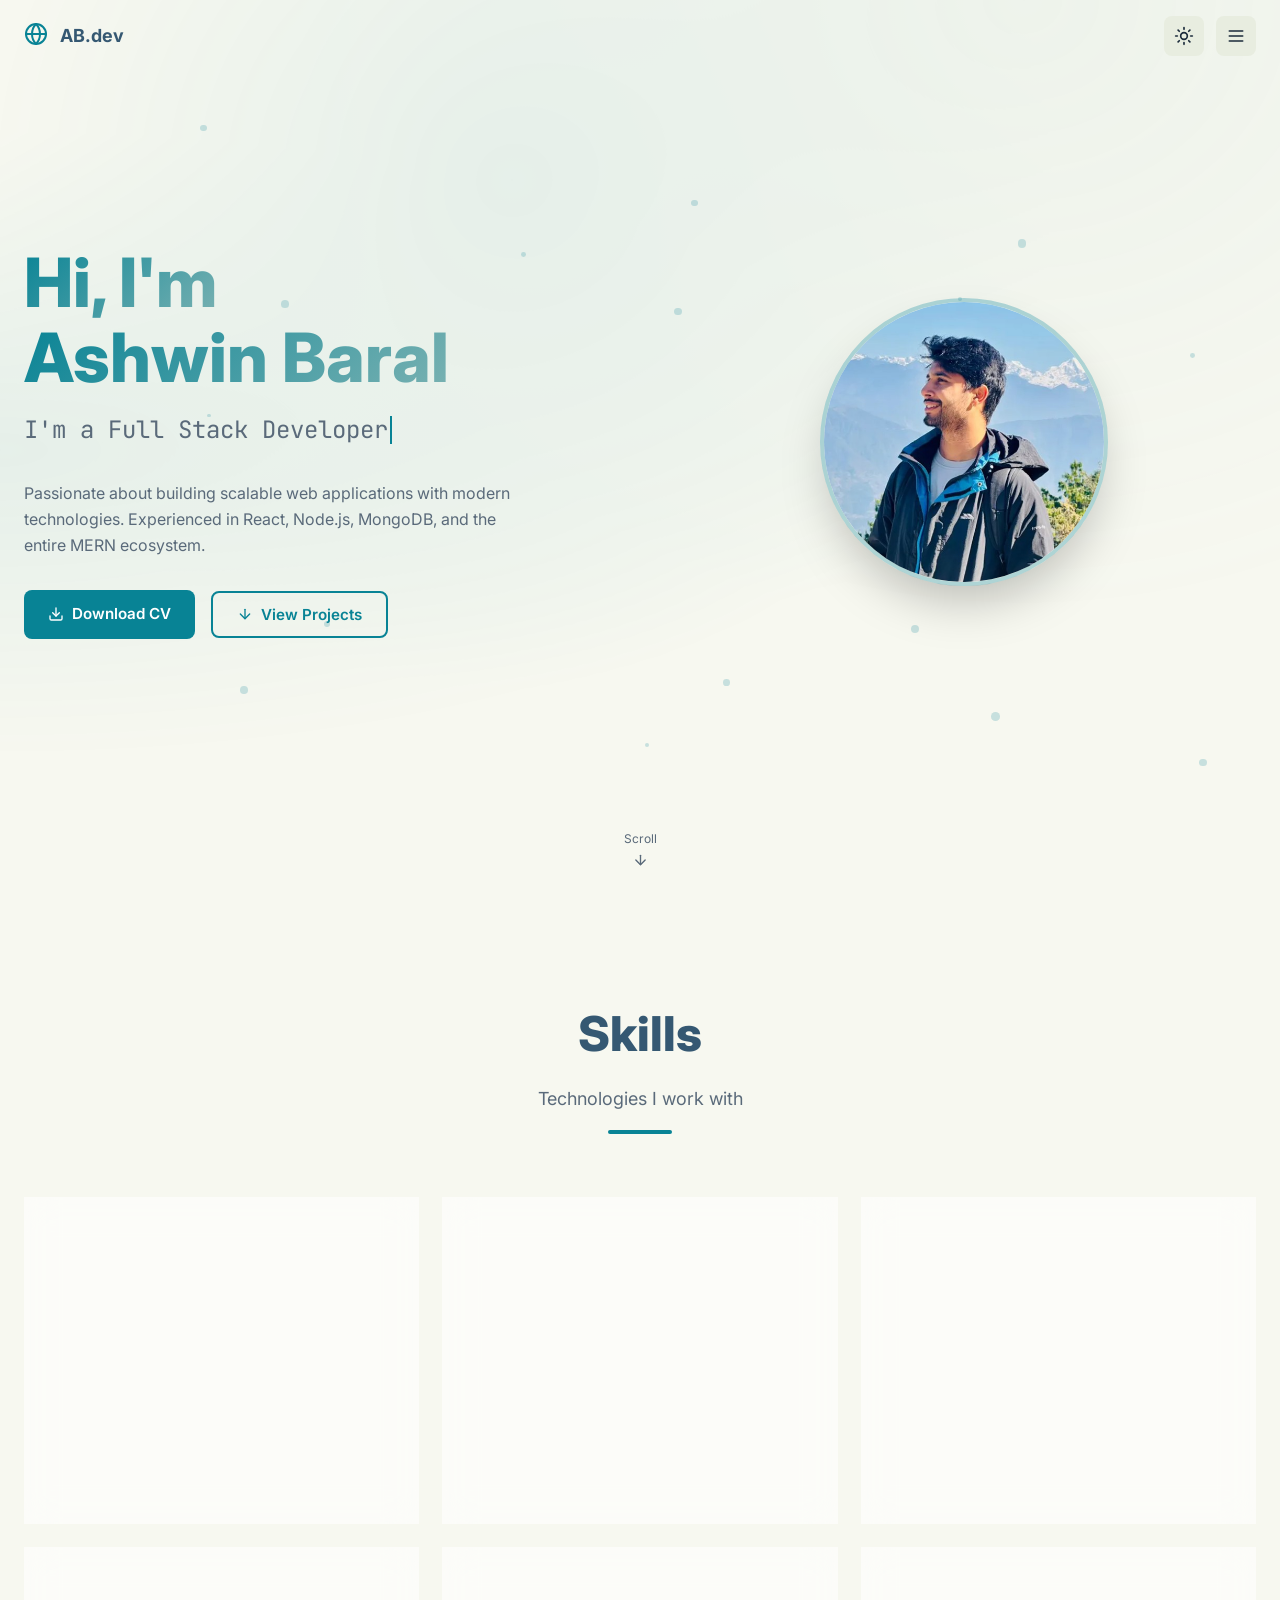
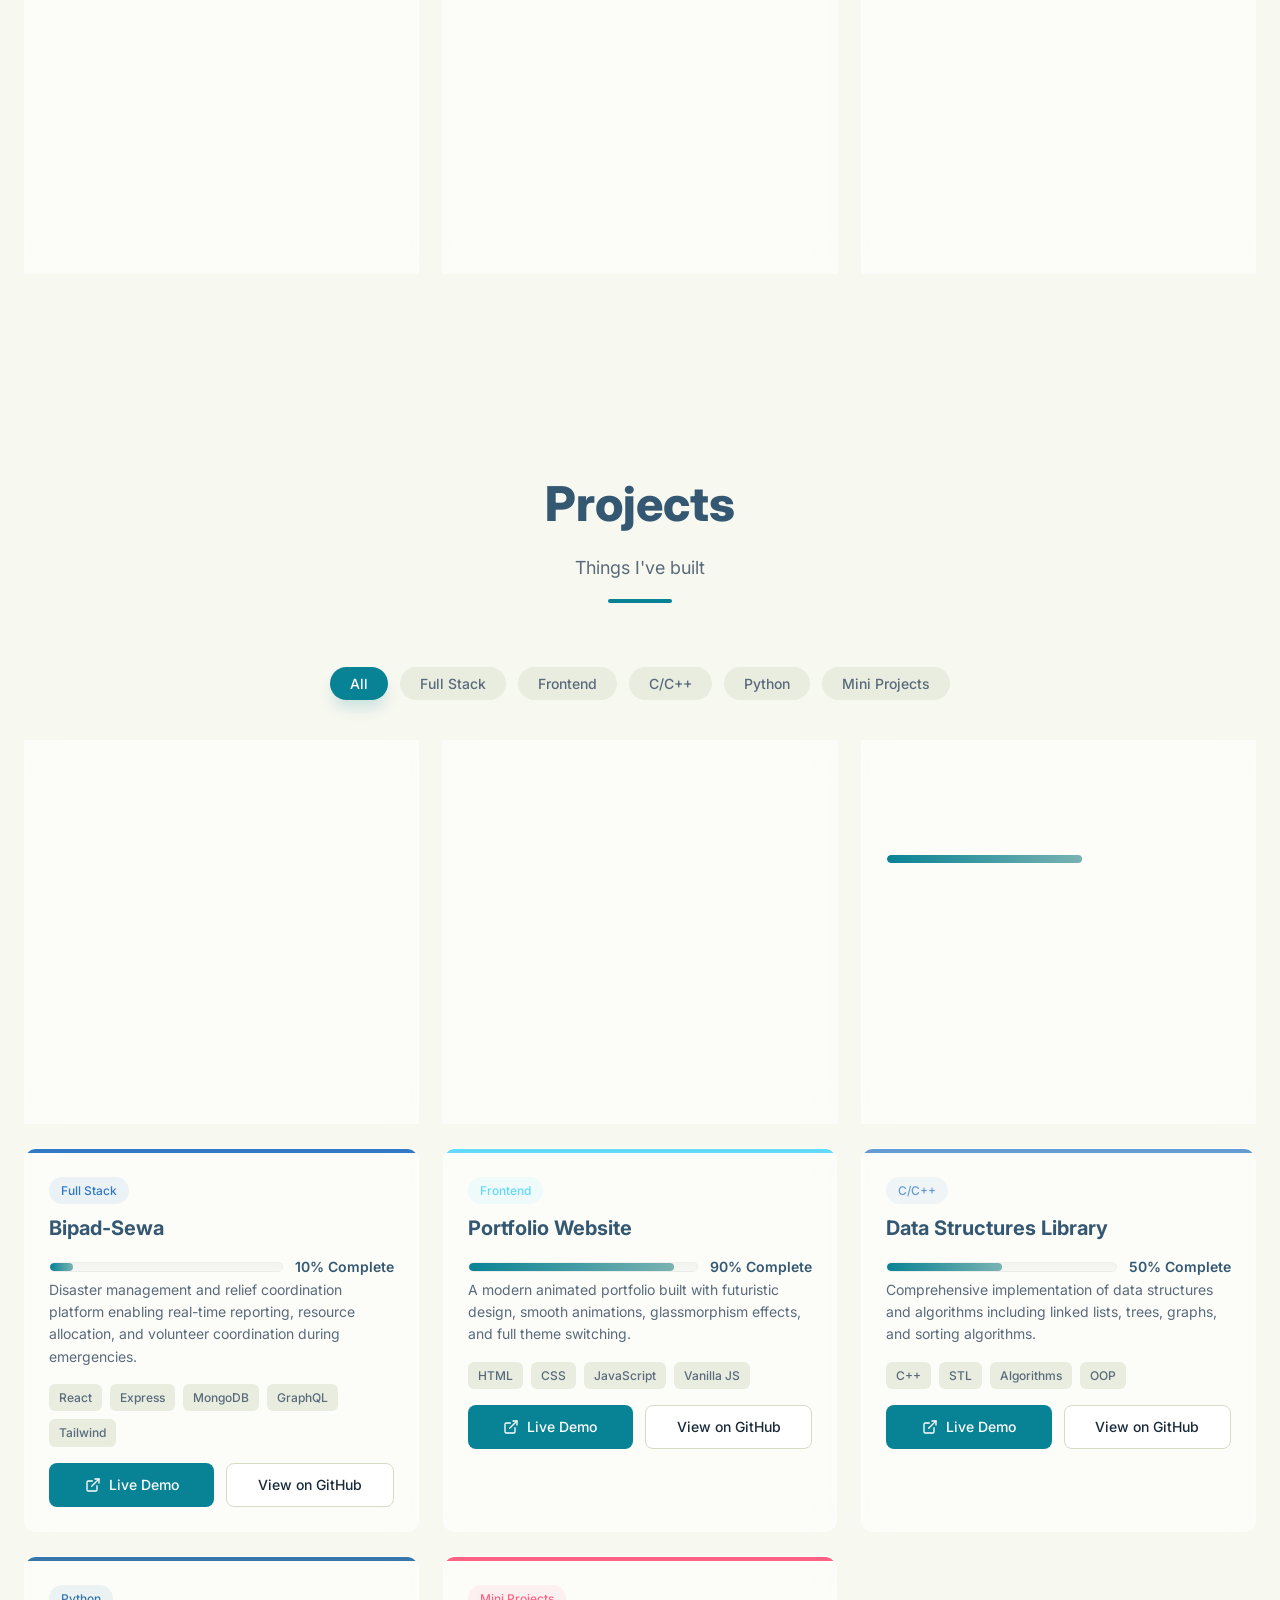
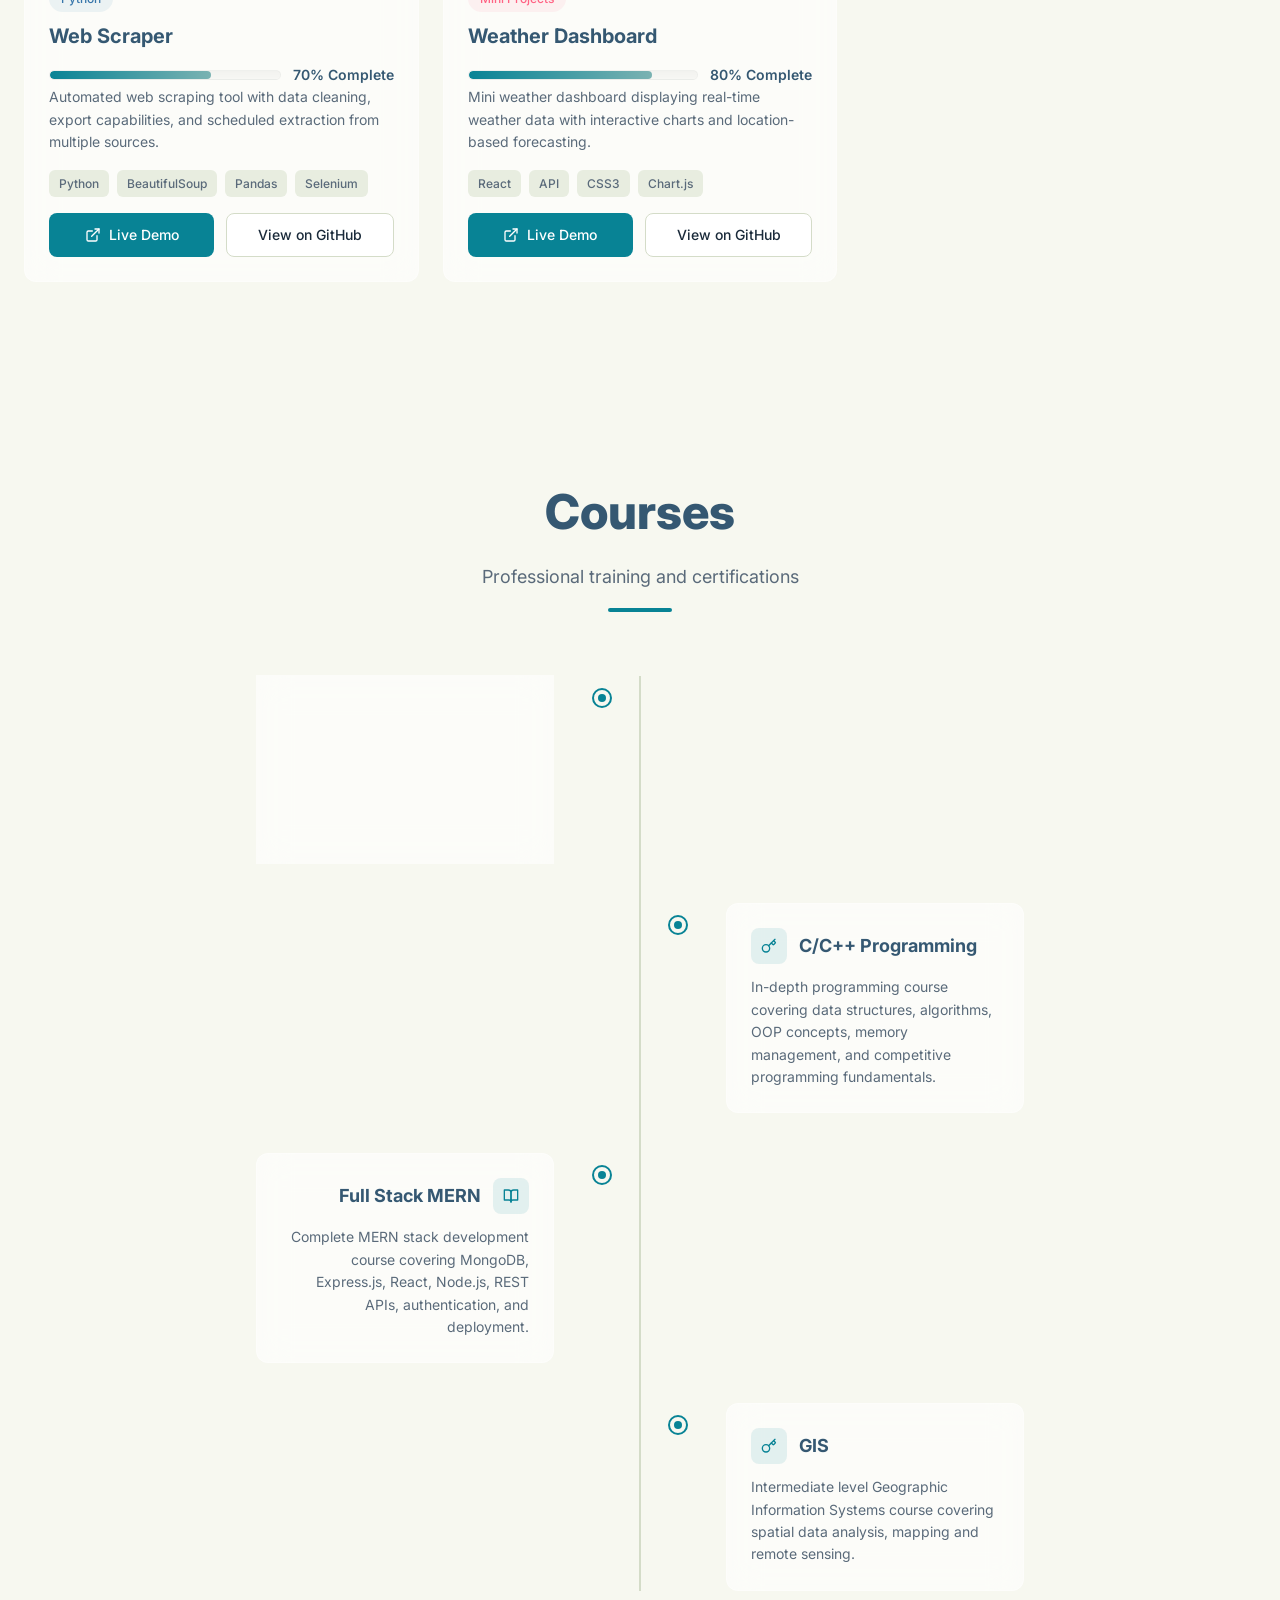
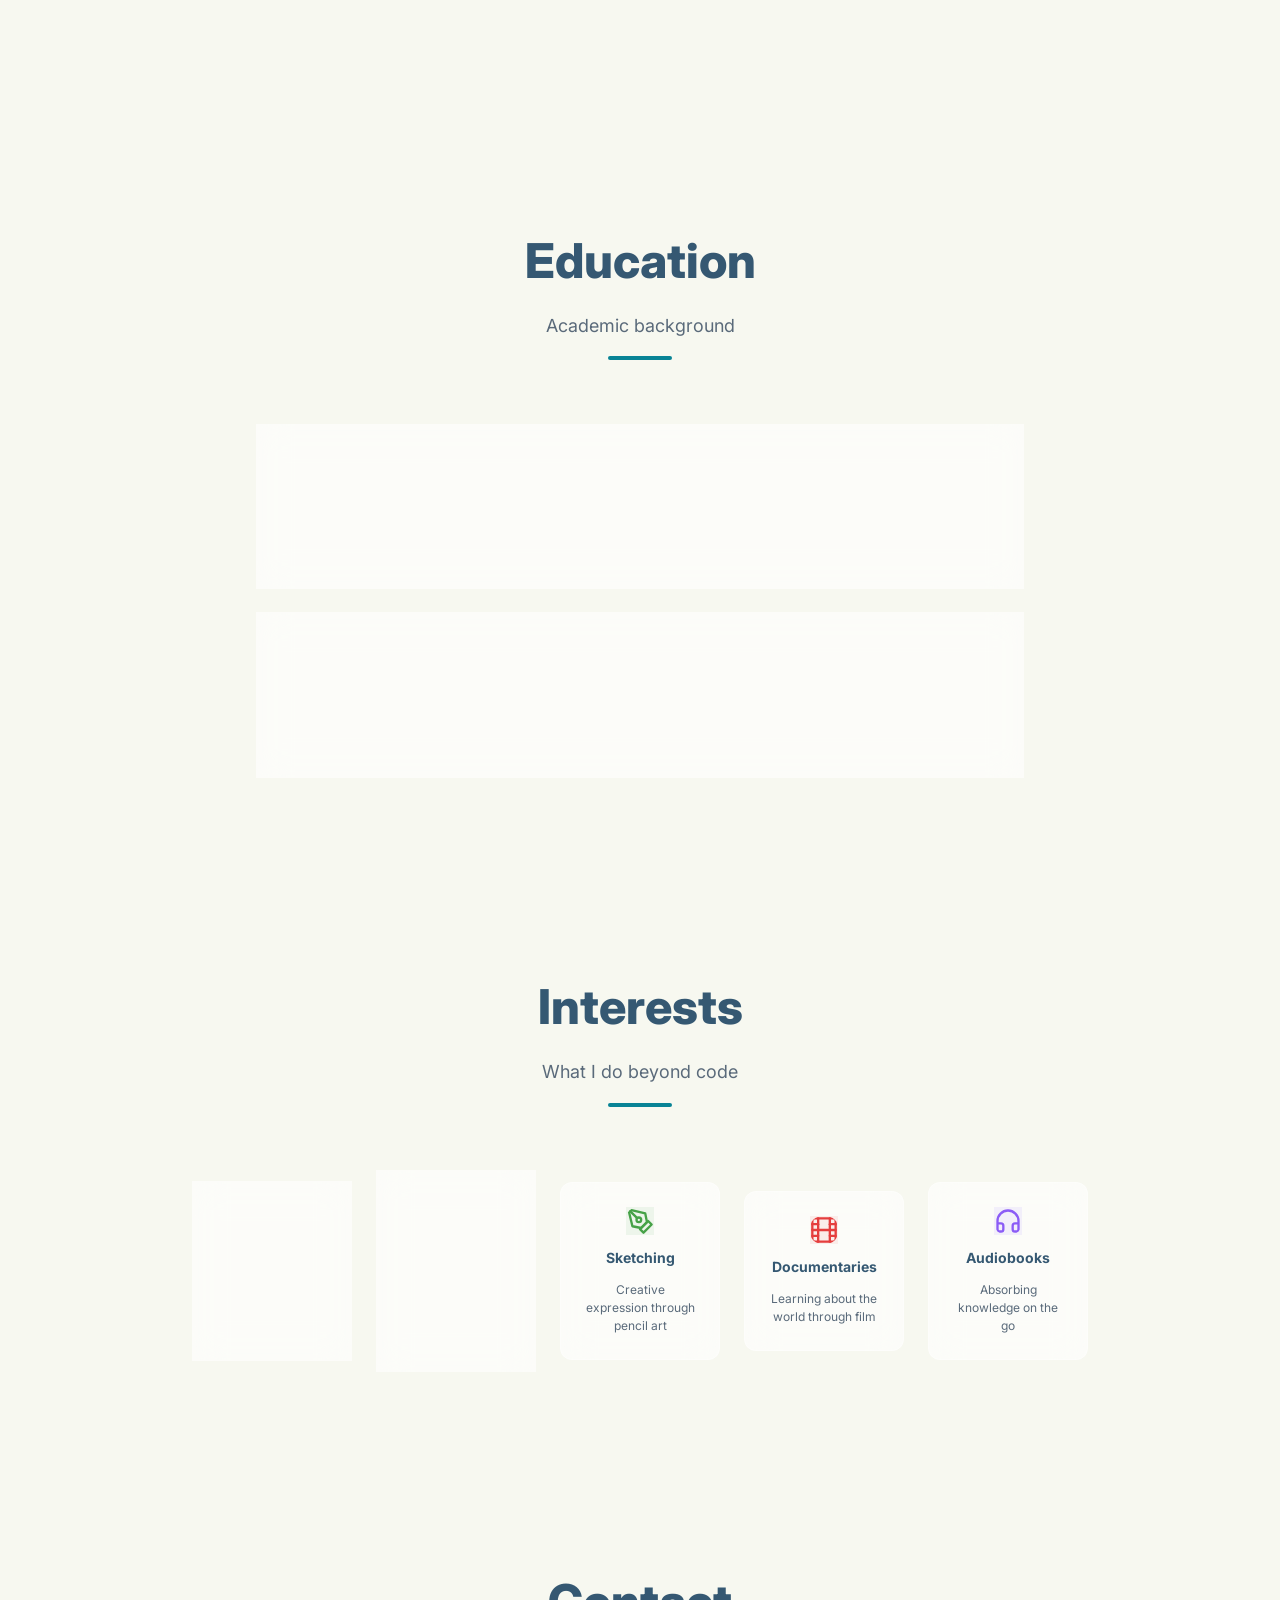
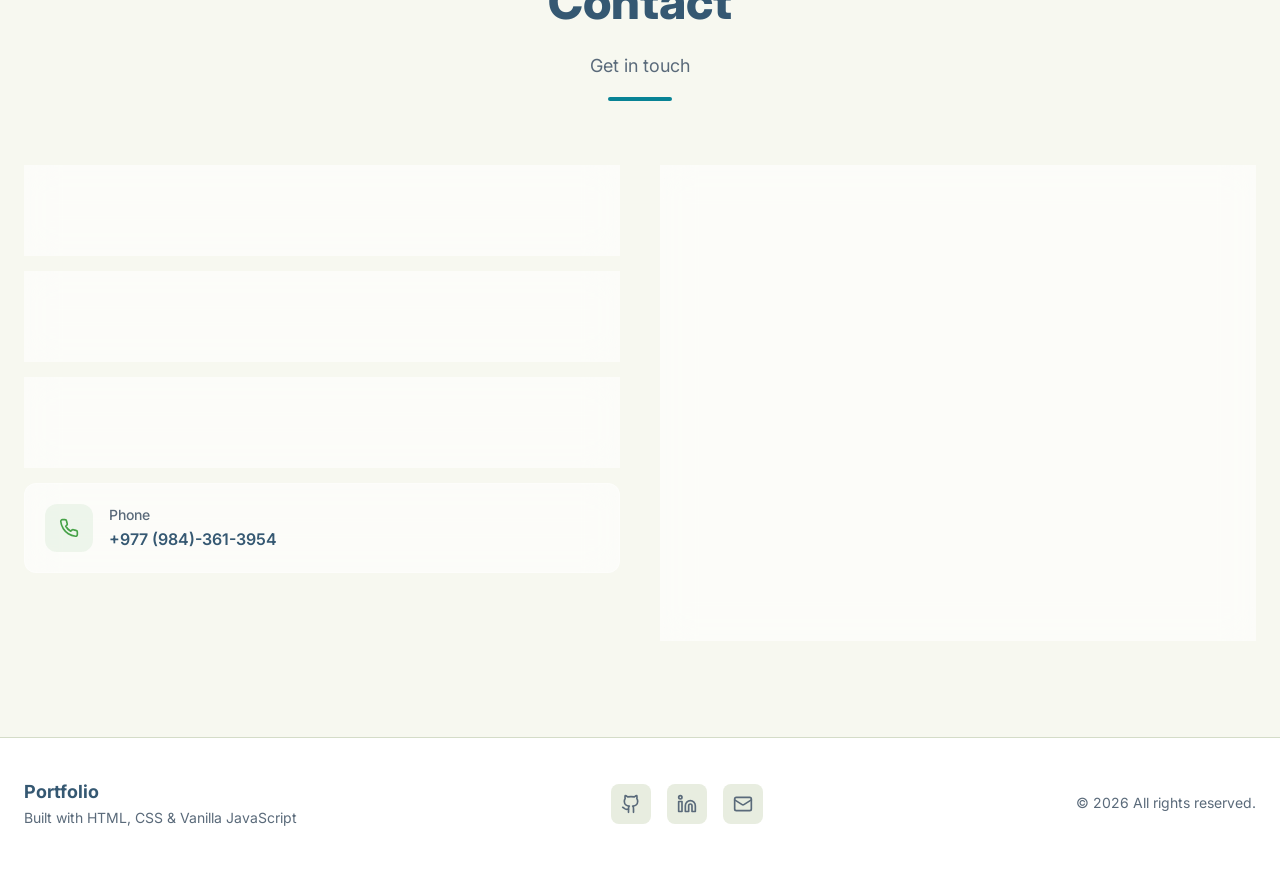
<file: index.html>
<!DOCTYPE html>
<html lang="en">

<head>
  <meta charset="UTF-8" />
  <meta name="viewport" content="width=device-width, initial-scale=1.0" />
  <meta name="description" content="Modern personal portfolio website for a Full-Stack MERN developer." />
  <meta name="theme-color" content="#0a1a24" media="(prefers-color-scheme: dark)" />
  <meta name="theme-color" content="#F7F8F0" media="(prefers-color-scheme: light)" />
  <title>Ashwin Baral| Full Stack MERN Developer</title>
  <link rel="stylesheet" href="/css/style.css" />
</head>

<body>
  <!-- Cursor Glow
  <div class="cursor-glow" id="cursorGlow" aria-hidden="true"></div> -->

  <!-- Scroll Progress Bar -->
  <div class="scroll-progress" id="scrollProgress"></div>

  <!-- ============ NAVBAR ============ -->
  <nav class="navbar" id="navbar" role="navigation" aria-label="Main navigation">
    <div class="nav-inner">
      <a href="#home" class="logo">
        <span class="earth-icon" aria-hidden="true">
          <!-- Globe SVG -->
          <svg xmlns="http://www.w3.org/2000/svg" width="24" height="24" viewBox="0 0 24 24" fill="none"
            stroke="currentColor" stroke-width="2" stroke-linecap="round" stroke-linejoin="round">
            <circle cx="12" cy="12" r="10" />
            <path d="M12 2a14.5 14.5 0 0 0 0 20 14.5 14.5 0 0 0 0-20" />
            <path d="M2 12h20" />
          </svg>
        </span>
        <span class="logo-text">AB.dev</span>
      </a>

      <div class="nav-controls">
        <!-- Theme toggle -->
        <button class="nav-btn" id="themeToggle" aria-label="Toggle theme">
          <!-- Sun icon (shown in dark mode) -->
          <svg id="sunIcon" xmlns="http://www.w3.org/2000/svg" width="20" height="20" viewBox="0 0 24 24" fill="none"
            stroke="currentColor" stroke-width="2" stroke-linecap="round" stroke-linejoin="round">
            <circle cx="12" cy="12" r="4" />
            <path d="M12 2v2" />
            <path d="M12 20v2" />
            <path d="m4.93 4.93 1.41 1.41" />
            <path d="m17.66 17.66 1.41 1.41" />
            <path d="M2 12h2" />
            <path d="M20 12h2" />
            <path d="m6.34 17.66-1.41 1.41" />
            <path d="m19.07 4.93-1.41 1.41" />
          </svg>
          <!-- Moon icon (shown in light mode) -->
          <svg id="moonIcon" xmlns="http://www.w3.org/2000/svg" width="20" height="20" viewBox="0 0 24 24" fill="none"
            stroke="currentColor" stroke-width="2" stroke-linecap="round" stroke-linejoin="round">
            <path d="M12 3a6 6 0 0 0 9 9 9 9 0 1 1-9-9Z" />
          </svg>
        </button>

        <!-- Hamburger -->
        <button class="nav-btn" id="menuToggle" aria-label="Open menu" aria-expanded="false">
          <svg id="menuIcon" xmlns="http://www.w3.org/2000/svg" width="20" height="20" viewBox="0 0 24 24" fill="none"
            stroke="currentColor" stroke-width="2" stroke-linecap="round" stroke-linejoin="round">
            <line x1="4" x2="20" y1="12" y2="12" />
            <line x1="4" x2="20" y1="6" y2="6" />
            <line x1="4" x2="20" y1="18" y2="18" />
          </svg>
          <svg id="closeIcon" xmlns="http://www.w3.org/2000/svg" width="20" height="20" viewBox="0 0 24 24" fill="none"
            stroke="currentColor" stroke-width="2" stroke-linecap="round" stroke-linejoin="round">
            <path d="M18 6 6 18" />
            <path d="m6 6 12 12" />
          </svg>
        </button>
      </div>
    </div>
  </nav>

  <!-- ============ OVERLAY MENU ============ -->
  <div class="overlay-menu" id="overlayMenu" role="dialog" aria-modal="true" aria-label="Navigation menu">
    <div class="overlay-backdrop" id="overlayBackdrop"></div>

    <!-- Floating icons -->
    <div class="floating-icons" aria-hidden="true">
      <div class="floating-icon pos1">JS</div>
      <div class="floating-icon pos2">TS</div>
      <div class="floating-icon pos3">Py</div>
      <div class="floating-icon pos4">C</div>
      <div class="floating-icon pos6">DB</div>
      <div class="floating-icon pos7">AI</div>
      <div class="floating-icon pos8">UI</div>
    </div>

    <nav class="overlay-nav-links" aria-label="Main menu">
      <a href="#home" class="nav-link-overlay">Home</a>
      <a href="#skills" class="nav-link-overlay">Skills</a>
      <a href="#projects" class="nav-link-overlay">Projects</a>
      <a href="#courses" class="nav-link-overlay">Courses</a>
      <a href="#education" class="nav-link-overlay">Education</a>
      <a href="#interests" class="nav-link-overlay">Interests</a>
      <a href="#contact" class="nav-link-overlay">Contact</a>
    </nav>
  </div>

  <!-- ============ MAIN CONTENT ============ -->
  <main>

    <!-- ====== HERO ====== -->
    <section class="hero section" id="home">
      <div class="hero-bg mesh-bg" aria-hidden="true"></div>

      <!-- Particles -->
      <div class="particles" id="particles" aria-hidden="true"></div>

      <div class="container hero-content">
        <!-- Left: Text -->
        <div class="hero-text">
          <h1>
            <span class="gradient-text">Hi, I'm</span><br />
            <span class="gradient-text">Ashwin Baral</span>
          </h1>

          <div class="typewriter-line">
            I'm a&nbsp;<span id="typewriterText"></span>
            <span class="typewriter-cursor"></span>
          </div>

          <p class="description">
            Passionate about building scalable web applications with modern
            technologies. Experienced in React, Node.js, MongoDB, and the
            entire MERN ecosystem.
          </p>

          <div class="hero-buttons">
            <a href="/assets/Aswin-Full-StackResume.pdf" class="btn-primary ripple" download="Ashwin_WebDev_CV.pdf">
              <svg xmlns="http://www.w3.org/2000/svg" width="16" height="16" viewBox="0 0 24 24" fill="none"
                stroke="currentColor" stroke-width="2" stroke-linecap="round" stroke-linejoin="round">
                <path d="M21 15v4a2 2 0 0 1-2 2H5a2 2 0 0 1-2-2v-4" />
                <polyline points="7 10 12 15 17 10" />
                <line x1="12" x2="12" y1="15" y2="3" />
              </svg>
              Download CV
            </a>
            <button class="btn-outline ripple"
              onclick="document.getElementById('projects').scrollIntoView({behavior:'smooth'})">
              <svg xmlns="http://www.w3.org/2000/svg" width="16" height="16" viewBox="0 0 24 24" fill="none"
                stroke="currentColor" stroke-width="2" stroke-linecap="round" stroke-linejoin="round">
                <path d="M12 5v14" />
                <path d="m19 12-7 7-7-7" />
              </svg>
              View Projects
            </button>
          </div>
        </div>
        <!-- Right: Profile -->
        <div class="hero-profile">
          <!-- Profile image -->
          <div class="profile-image-wrapper">
            <img src="/assets/profile.jpg" alt="Developer profile Image" />
          </div>
        </div>
      </div>

      <!-- Scroll indicator -->
      <div class="scroll-indicator" aria-hidden="true">
        <span>Scroll</span>
        <svg xmlns="http://www.w3.org/2000/svg" width="16" height="16" viewBox="0 0 24 24" fill="none"
          stroke="currentColor" stroke-width="2" stroke-linecap="round" stroke-linejoin="round">
          <path d="M12 5v14" />
          <path d="m19 12-7 7-7-7" />
        </svg>
      </div>
    </section>

    <!-- ====== SKILLS ====== -->
    <section class="section" id="skills">
      <div class="container">
        <div class="section-header reveal">
          <h2>Skills</h2>
          <p>Technologies I work with</p>
          <div class="underline-bar"></div>
        </div>

        <div class="skills-grid" id="skillsGrid">
          <!-- Core Skills -->
          <div class="glass-card skill-card" data-delay="0">
            <div class="skill-card-header">
              <div class="skill-icon">
                <svg xmlns="http://www.w3.org/2000/svg" width="20" height="20" viewBox="0 0 24 24" fill="none"
                  stroke="currentColor" stroke-width="2" stroke-linecap="round" stroke-linejoin="round">
                  <path d="m18 16 4-4-4-4" />
                  <path d="m6 8-4 4 4 4" />
                  <path d="m14.5 4-5 16" />
                </svg>
              </div>
              <h3>Core Skills</h3>
            </div>
            <div class="skill-list">
              <div class="skill-item">
                <div class="skill-item-header"><span class="skill-name">HTML5</span><span
                    class="skill-percent">80%</span></div>
                <div class="progress-bar">
                  <div class="progress-fill" data-width="80"></div>
                </div>
              </div>
              <div class="skill-item">
                <div class="skill-item-header"><span class="skill-name">CSS3</span><span
                    class="skill-percent">70%</span></div>
                <div class="progress-bar">
                  <div class="progress-fill" data-width="70"></div>
                </div>
              </div>
              <div class="skill-item">
                <div class="skill-item-header"><span class="skill-name">JavaScript ES6+</span><span
                    class="skill-percent">92%</span></div>
                <div class="progress-bar">
                  <div class="progress-fill" data-width="92"></div>
                </div>
              </div>
              <div class="skill-item">
                <div class="skill-item-header"><span class="skill-name">TypeScript</span><span
                    class="skill-percent">80%</span></div>
                <div class="progress-bar">
                  <div class="progress-fill" data-width="80"></div>
                </div>
              </div>
              <div class="skill-item">
                <div class="skill-item-header"><span class="skill-name">Git</span><span class="skill-percent">88%</span>
                </div>
                <div class="progress-bar">
                  <div class="progress-fill" data-width="88"></div>
                </div>
              </div>
            </div>
          </div>

          <!-- Frontend & React -->
          <div class="glass-card skill-card" data-delay="1">
            <div class="skill-card-header">
              <div class="skill-icon">
                <svg xmlns="http://www.w3.org/2000/svg" width="20" height="20" viewBox="0 0 24 24" fill="none"
                  stroke="currentColor" stroke-width="2" stroke-linecap="round" stroke-linejoin="round">
                  <rect width="18" height="18" x="3" y="3" rx="2" />
                  <path d="M3 9h18" />
                  <path d="M9 21V9" />
                </svg>
              </div>
              <h3>Frontend & React</h3>
            </div>
            <div class="skill-list">
              <div class="skill-item">
                <div class="skill-item-header"><span class="skill-name">React</span><span
                    class="skill-percent">92%</span></div>
                <div class="progress-bar">
                  <div class="progress-fill" data-width="92"></div>
                </div>
              </div>
              <div class="skill-item">
                <div class="skill-item-header"><span class="skill-name">Next.js</span><span
                    class="skill-percent">88%</span></div>
                <div class="progress-bar">
                  <div class="progress-fill" data-width="88"></div>
                </div>
              </div>
              <div class="skill-item">
                <div class="skill-item-header"><span class="skill-name">Tailwind CSS</span><span
                    class="skill-percent">90%</span></div>
                <div class="progress-bar">
                  <div class="progress-fill" data-width="90"></div>
                </div>
              </div>
              <div class="skill-item">
                <div class="skill-item-header"><span class="skill-name">Redux Toolkit</span><span
                    class="skill-percent">70%</span></div>
                <div class="progress-bar">
                  <div class="progress-fill" data-width="70"></div>
                </div>
              </div>
              <div class="skill-item">
                <div class="skill-item-header"><span class="skill-name">Formik & Yup</span><span
                    class="skill-percent">80%</span></div>
                <div class="progress-bar">
                  <div class="progress-fill" data-width="80"></div>
                </div>
              </div>
            </div>
          </div>

          <!-- Backend -->
          <div class="glass-card skill-card" data-delay="2">
            <div class="skill-card-header">
              <div class="skill-icon">
                <svg xmlns="http://www.w3.org/2000/svg" width="20" height="20" viewBox="0 0 24 24" fill="none"
                  stroke="currentColor" stroke-width="2" stroke-linecap="round" stroke-linejoin="round">
                  <rect width="20" height="8" x="2" y="2" rx="2" ry="2" />
                  <rect width="20" height="8" x="2" y="14" rx="2" ry="2" />
                  <line x1="6" x2="6.01" y1="6" y2="6" />
                  <line x1="6" x2="6.01" y1="18" y2="18" />
                </svg>
              </div>
              <h3>Backend</h3>
            </div>
            <div class="skill-list">
              <div class="skill-item">
                <div class="skill-item-header"><span class="skill-name">Node.js</span><span
                    class="skill-percent">88%</span></div>
                <div class="progress-bar">
                  <div class="progress-fill" data-width="88"></div>
                </div>
              </div>
              <div class="skill-item">
                <div class="skill-item-header"><span class="skill-name">Express.js</span><span
                    class="skill-percent">87%</span></div>
                <div class="progress-bar">
                  <div class="progress-fill" data-width="87"></div>
                </div>
              </div>
              <div class="skill-item">
                <div class="skill-item-header"><span class="skill-name">Python</span><span
                    class="skill-percent">60%</span></div>
                <div class="progress-bar">
                  <div class="progress-fill" data-width="60"></div>
                </div>
              </div>
              <div class="skill-item">
                <div class="skill-item-header"><span class="skill-name">C/C++</span><span
                    class="skill-percent">66%</span></div>
                <div class="progress-bar">
                  <div class="progress-fill" data-width="66"></div>
                </div>
              </div>
            </div>
          </div>

          <!-- APIs & Database -->
          <div class="glass-card skill-card" data-delay="3">
            <div class="skill-card-header">
              <div class="skill-icon">
                <svg xmlns="http://www.w3.org/2000/svg" width="20" height="20" viewBox="0 0 24 24" fill="none"
                  stroke="currentColor" stroke-width="2" stroke-linecap="round" stroke-linejoin="round">
                  <ellipse cx="12" cy="5" rx="9" ry="3" />
                  <path d="M3 5V19A9 3 0 0 0 21 19V5" />
                  <path d="M3 12A9 3 0 0 0 21 12" />
                </svg>
              </div>
              <h3>APIs & Database</h3>
            </div>
            <div class="skill-list">
              <div class="skill-item">
                <div class="skill-item-header"><span class="skill-name">MongoDB</span><span
                    class="skill-percent">85%</span></div>
                <div class="progress-bar">
                  <div class="progress-fill" data-width="85"></div>
                </div>
              </div>
              <div class="skill-item">
                <div class="skill-item-header"><span class="skill-name">MySQL</span><span
                    class="skill-percent">78%</span></div>
                <div class="progress-bar">
                  <div class="progress-fill" data-width="78"></div>
                </div>
              </div>
              <div class="skill-item">
                <div class="skill-item-header"><span class="skill-name">REST APIs</span><span
                    class="skill-percent">90%</span></div>
                <div class="progress-bar">
                  <div class="progress-fill" data-width="90"></div>
                </div>
              </div>
              <div class="skill-item">
                <div class="skill-item-header"><span class="skill-name">GraphQL</span><span
                    class="skill-percent">75%</span></div>
                <div class="progress-bar">
                  <div class="progress-fill" data-width="75"></div>
                </div>
              </div>
              <div class="skill-item">
                <div class="skill-item-header"><span class="skill-name">Apollo</span><span
                    class="skill-percent">72%</span></div>
                <div class="progress-bar">
                  <div class="progress-fill" data-width="72"></div>
                </div>
              </div>
            </div>
          </div>

          <!-- Data Visualization -->
          <div class="glass-card skill-card" data-delay="4">
            <div class="skill-card-header">
              <div class="skill-icon">
                <svg xmlns="http://www.w3.org/2000/svg" width="20" height="20" viewBox="0 0 24 24" fill="none"
                  stroke="currentColor" stroke-width="2" stroke-linecap="round" stroke-linejoin="round">
                  <line x1="12" x2="12" y1="20" y2="10" />
                  <line x1="18" x2="18" y1="20" y2="4" />
                  <line x1="6" x2="6" y1="20" y2="16" />
                </svg>
              </div>
              <h3>Data Visualization</h3>
            </div>
            <div class="skill-list">
              <div class="skill-item">
                <div class="skill-item-header"><span class="skill-name">Recharts</span><span
                    class="skill-percent">82%</span></div>
                <div class="progress-bar">
                  <div class="progress-fill" data-width="82"></div>
                </div>
              </div>
              <div class="skill-item">
                <div class="skill-item-header"><span class="skill-name">Shadcn Charts</span><span
                    class="skill-percent">80%</span></div>
                <div class="progress-bar">
                  <div class="progress-fill" data-width="80"></div>
                </div>
              </div>
              <div class="skill-item">
                <div class="skill-item-header"><span class="skill-name">Heatmaps</span><span
                    class="skill-percent">70%</span></div>
                <div class="progress-bar">
                  <div class="progress-fill" data-width="70"></div>
                </div>
              </div>
            </div>
          </div>

          <!-- UI Tools -->
          <div class="glass-card skill-card" data-delay="5">
            <div class="skill-card-header">
              <div class="skill-icon">
                <svg xmlns="http://www.w3.org/2000/svg" width="20" height="20" viewBox="0 0 24 24" fill="none"
                  stroke="currentColor" stroke-width="2" stroke-linecap="round" stroke-linejoin="round">
                  <circle cx="13.5" cy="6.5" r=".5" fill="currentColor" />
                  <circle cx="17.5" cy="10.5" r=".5" fill="currentColor" />
                  <circle cx="8.5" cy="7.5" r=".5" fill="currentColor" />
                  <circle cx="6.5" cy="12.5" r=".5" fill="currentColor" />
                  <path
                    d="M12 2C6.5 2 2 6.5 2 12s4.5 10 10 10c.926 0 1.648-.746 1.648-1.688 0-.437-.18-.835-.437-1.125-.29-.289-.438-.652-.438-1.125a1.64 1.64 0 0 1 1.668-1.668h1.996c3.051 0 5.555-2.503 5.555-5.554C21.965 6.012 17.461 2 12 2z" />
                </svg>
              </div>
              <h3>UI Tools</h3>
            </div>
            <div class="skill-list">
              <div class="skill-item">
                <div class="skill-item-header"><span class="skill-name">Figma</span><span
                    class="skill-percent">80%</span></div>
                <div class="progress-bar">
                  <div class="progress-fill" data-width="80"></div>
                </div>
              </div>
              <div class="skill-item">
                <div class="skill-item-header"><span class="skill-name">Shadcn/ui</span><span
                    class="skill-percent">88%</span></div>
                <div class="progress-bar">
                  <div class="progress-fill" data-width="88"></div>
                </div>
              </div>
            </div>
          </div>
        </div>
      </div>
    </section>

    <!-- ====== PROJECTS ====== -->
    <section class="section" id="projects">
      <div class="container">
        <div class="section-header reveal">
          <h2>Projects</h2>
          <p>Things I've built</p>
          <div class="underline-bar"></div>
        </div>

        <div class="filter-buttons reveal" id="filterButtons">
          <button class="filter-btn active" data-filter="All">All</button>
          <button class="filter-btn" data-filter="Full Stack">Full Stack</button>
          <button class="filter-btn" data-filter="Frontend">Frontend</button>
          <button class="filter-btn" data-filter="C/C++">C/C++</button>
          <button class="filter-btn" data-filter="Python">Python</button>
          <button class="filter-btn" data-filter="Mini Projects">Mini Projects</button>
        </div>

        <div class="projects-grid" id="projectsGrid">
          <!-- Projects rendered by JS -->
        </div>
      </div>
    </section>

    <!-- ====== COURSES ====== -->
    <section class="section" id="courses">
      <div class="container">
        <div class="section-header reveal">
          <h2>Courses</h2>
          <p>Professional training and certifications</p>
          <div class="underline-bar"></div>
        </div>

        <div class="timeline">
          <div class="timeline-line" aria-hidden="true"></div>

          <!-- Course 1 -->
          <div class="timeline-item" data-delay="0">
            <div class="timeline-dot" aria-hidden="true">
              <div class="timeline-dot-inner"></div>
            </div>
            <div class="glass-card timeline-card">
              <div class="timeline-card-header">
                <div class="timeline-card-icon">
                  <svg xmlns="http://www.w3.org/2000/svg" width="16" height="16" viewBox="0 0 24 24" fill="none"
                    stroke="currentColor" stroke-width="2" stroke-linecap="round" stroke-linejoin="round">
                    <path d="m15.5 7.5 2.3 2.3a1 1 0 0 0 1.4 0l2.1-2.1a1 1 0 0 0 0-1.4L19 4" />
                    <path d="m21 2-9.6 9.6" />
                    <circle cx="7.5" cy="15.5" r="5.5" />
                  </svg>
                </div>
                <h3>Web Design</h3>
              </div>
              <p>Comprehensive web design course covering UI/UX principles, responsive layouts, color theory,
                typography, and modern design tools.</p>
            </div>
          </div>

          <!-- Course 2 -->
          <div class="timeline-item" data-delay="1">
            <div class="timeline-dot" aria-hidden="true">
              <div class="timeline-dot-inner"></div>
            </div>
            <div class="glass-card timeline-card">
              <div class="timeline-card-header">
                <div class="timeline-card-icon">
                  <svg xmlns="http://www.w3.org/2000/svg" width="16" height="16" viewBox="0 0 24 24" fill="none"
                    stroke="currentColor" stroke-width="2" stroke-linecap="round" stroke-linejoin="round">
                    <path d="m15.5 7.5 2.3 2.3a1 1 0 0 0 1.4 0l2.1-2.1a1 1 0 0 0 0-1.4L19 4" />
                    <path d="m21 2-9.6 9.6" />
                    <circle cx="7.5" cy="15.5" r="5.5" />
                  </svg>
                </div>
                <h3>C/C++ Programming</h3>
              </div>
              <p>In-depth programming course covering data structures, algorithms, OOP concepts, memory management, and
                competitive programming fundamentals.</p>
            </div>
          </div>

          <!-- Course 3 -->
          <div class="timeline-item" data-delay="2">
            <div class="timeline-dot" aria-hidden="true">
              <div class="timeline-dot-inner"></div>
            </div>
            <div class="glass-card timeline-card">
              <div class="timeline-card-header">
                <div class="timeline-card-icon">
                  <svg xmlns="http://www.w3.org/2000/svg" width="16" height="16" viewBox="0 0 24 24" fill="none"
                    stroke="currentColor" stroke-width="2" stroke-linecap="round" stroke-linejoin="round">
                    <path d="M2 3h6a4 4 0 0 1 4 4v14a3 3 0 0 0-3-3H2z" />
                    <path d="M22 3h-6a4 4 0 0 0-4 4v14a3 3 0 0 1 3-3h7z" />
                  </svg>
                </div>
                <h3>Full Stack MERN</h3>
              </div>
              <p>Complete MERN stack development course covering MongoDB, Express.js, React, Node.js, REST APIs,
                authentication, and deployment.</p>
            </div>
          </div>

          <!-- Course 4 -->
          <div class="timeline-item" data-delay="1">
            <div class="timeline-dot" aria-hidden="true">
              <div class="timeline-dot-inner"></div>
            </div>
            <div class="glass-card timeline-card">
              <div class="timeline-card-header">
                <div class="timeline-card-icon">
                  <svg xmlns="http://www.w3.org/2000/svg" width="16" height="16" viewBox="0 0 24 24" fill="none"
                    stroke="currentColor" stroke-width="2" stroke-linecap="round" stroke-linejoin="round">
                    <path d="m15.5 7.5 2.3 2.3a1 1 0 0 0 1.4 0l2.1-2.1a1 1 0 0 0 0-1.4L19 4" />
                    <path d="m21 2-9.6 9.6" />
                    <circle cx="7.5" cy="15.5" r="5.5" />
                  </svg>
                </div>
                <h3>GIS</h3>
              </div>
              <p>Intermediate level Geographic Information Systems course covering spatial data analysis, 
                mapping and remote sensing.</p>
            </div>
          </div>
        </div>
      </div>
    </section>

    <!-- ====== EDUCATION ====== -->
    <section class="section" id="education">
      <div class="container">
        <div class="section-header reveal">
          <h2>Education</h2>
          <p>Academic background</p>
          <div class="underline-bar"></div>
        </div>

        <div class="education-list">
          <!-- SLC -->
          <div class="glass-card education-card" data-delay="0">
            <div class="education-icon">
              <svg xmlns="http://www.w3.org/2000/svg" width="24" height="24" viewBox="0 0 24 24" fill="none"
                stroke="currentColor" stroke-width="2" stroke-linecap="round" stroke-linejoin="round">
                <path
                  d="M21.42 10.922a1 1 0 0 0-.019-1.838L12.83 5.18a2 2 0 0 0-1.66 0L2.6 9.08a1 1 0 0 0 0 1.832l8.57 3.908a2 2 0 0 0 1.66 0z" />
                <path d="M22 10v6" />
                <path d="M6 12.5V16a6 3 0 0 0 12 0v-3.5" />
              </svg>
            </div>
            <div class="education-info">
              <h3>SLC</h3>
              <p class="school">Adarsha Janapremi College</p>
              <p class="field">Science (Computer Science)</p>
              <div class="period">
                <svg xmlns="http://www.w3.org/2000/svg" width="16" height="16" viewBox="0 0 24 24" fill="none"
                  stroke="currentColor" stroke-width="2" stroke-linecap="round" stroke-linejoin="round">
                  <path d="M8 2v4" />
                  <path d="M16 2v4" />
                  <rect width="18" height="18" x="3" y="4" rx="2" />
                  <path d="M3 10h18" />
                </svg>
                <span>2018 - 2020</span>
              </div>
            </div>
          </div>

          <!-- Undergraduate -->
          <div class="glass-card education-card" data-delay="1">
            <div class="education-icon">
              <svg xmlns="http://www.w3.org/2000/svg" width="24" height="24" viewBox="0 0 24 24" fill="none"
                stroke="currentColor" stroke-width="2" stroke-linecap="round" stroke-linejoin="round">
                <path
                  d="M21.42 10.922a1 1 0 0 0-.019-1.838L12.83 5.18a2 2 0 0 0-1.66 0L2.6 9.08a1 1 0 0 0 0 1.832l8.57 3.908a2 2 0 0 0 1.66 0z" />
                <path d="M22 10v6" />
                <path d="M6 12.5V16a6 3 0 0 0 12 0v-3.5" />
              </svg>
            </div>
            <div class="education-info">
              <h3>Undergraduate</h3>
              <p class="school">Tri-Chandra Multiple Campus</p>
              <p class="field">Geology</p>
              <div class="period">
                <svg xmlns="http://www.w3.org/2000/svg" width="16" height="16" viewBox="0 0 24 24" fill="none"
                  stroke="currentColor" stroke-width="2" stroke-linecap="round" stroke-linejoin="round">
                  <path d="M8 2v4" />
                  <path d="M16 2v4" />
                  <rect width="18" height="18" x="3" y="4" rx="2" />
                  <path d="M3 10h18" />
                </svg>
                <span>2020 - 2025</span>
              </div>
            </div>
          </div>
        </div>
      </div>
    </section>

    <!-- ====== INTERESTS ====== -->
    <section class="section" id="interests">
      <div class="container">
        <div class="section-header reveal">
          <h2>Interests</h2>
          <p>What I do beyond code</p>
          <div class="underline-bar"></div>
        </div>

        <div class="interests-grid">
          <!-- Chess -->
          <div class="glass-card interest-card" data-delay="0" data-color="#E8952C">
            <div class="interest-icon color-e8952c">
              <svg xmlns="http://www.w3.org/2000/svg" width="28" height="28" viewBox="0 0 24 24" fill="none"
                stroke="currentColor" stroke-width="2" stroke-linecap="round" stroke-linejoin="round">
                <line x1="6" x2="10" y1="11" y2="11" />
                <line x1="8" x2="8" y1="9" y2="13" />
                <line x1="15" x2="15.01" y1="12" y2="12" />
                <line x1="18" x2="18.01" y1="10" y2="10" />
                <path
                  d="M17.32 5H6.68a4 4 0 0 0-3.978 3.59c-.006.052-.01.101-.017.152C2.604 9.416 2 14.456 2 16a3 3 0 0 0 3 3c1 0 1.5-.5 2-1l1.414-1.414A2 2 0 0 1 9.828 16h4.344a2 2 0 0 1 1.414.586L17 18c.5.5 1 1 2 1a3 3 0 0 0 3-3c0-1.545-.604-6.584-.685-7.258-.007-.05-.011-.1-.017-.151A4 4 0 0 0 17.32 5z" />
              </svg>
            </div>
            <h3>Chess</h3>
            <p>Strategic thinking through competitive chess</p>
          </div>

          <!-- Learning Languages -->
          <div class="glass-card interest-card" data-delay="1" data-color="#3178C6">
            <div class="interest-icon color-3178c6">
              <svg xmlns="http://www.w3.org/2000/svg" width="28" height="28" viewBox="0 0 24 24" fill="none"
                stroke="currentColor" stroke-width="2" stroke-linecap="round" stroke-linejoin="round">
                <path d="m5 8 6 6" />
                <path d="m4 14 6-6 2-3" />
                <path d="M2 5h12" />
                <path d="M7 2h1" />
                <path d="m22 22-5-10-5 10" />
                <path d="M14 18h6" />
              </svg>
            </div>
            <h3>Learning Languages</h3>
            <p>Exploring new languages and cultures</p>
          </div>

          <!-- Sketching -->
          <div class="glass-card interest-card" data-delay="2" data-color="#47A248">
            <div class="interest-icon color-47a248">
              <svg xmlns="http://www.w3.org/2000/svg" width="28" height="28" viewBox="0 0 24 24" fill="none"
                stroke="currentColor" stroke-width="2" stroke-linecap="round" stroke-linejoin="round">
                <path d="M12 19l7-7 3 3-7 7-3-3z" />
                <path d="M18 13l-1.5-7.5L2 2l3.5 14.5L13 18l5-5z" />
                <path d="M2 2l7.586 7.586" />
                <circle cx="11" cy="11" r="2" />
              </svg>
            </div>
            <h3>Sketching</h3>
            <p>Creative expression through pencil art</p>
          </div>

          <!-- Documentaries -->
          <div class="glass-card interest-card" data-delay="3" data-color="#E53E3E">
            <div class="interest-icon color-e53e3e">
              <svg xmlns="http://www.w3.org/2000/svg" width="28" height="28" viewBox="0 0 24 24" fill="none"
                stroke="currentColor" stroke-width="2" stroke-linecap="round" stroke-linejoin="round">
                <rect width="20" height="20" x="2" y="2" rx="2.18" ry="2.18" />
                <line x1="7" x2="7" y1="2" y2="22" />
                <line x1="17" x2="17" y1="2" y2="22" />
                <line x1="2" x2="22" y1="12" y2="12" />
                <line x1="2" x2="7" y1="7" y2="7" />
                <line x1="2" x2="7" y1="17" y2="17" />
                <line x1="17" x2="22" y1="7" y2="7" />
                <line x1="17" x2="22" y1="17" y2="17" />
              </svg>
            </div>
            <h3>Documentaries</h3>
            <p>Learning about the world through film</p>
          </div>

          <!-- Audiobooks -->
          <div class="glass-card interest-card" data-delay="4" data-color="#8B5CF6">
            <div class="interest-icon color-8b5cf6">
              <svg xmlns="http://www.w3.org/2000/svg" width="28" height="28" viewBox="0 0 24 24" fill="none"
                stroke="currentColor" stroke-width="2" stroke-linecap="round" stroke-linejoin="round">
                <path
                  d="M3 14h3a2 2 0 0 1 2 2v3a2 2 0 0 1-2 2H5a2 2 0 0 1-2-2v-7a9 9 0 0 1 18 0v7a2 2 0 0 1-2 2h-1a2 2 0 0 1-2-2v-3a2 2 0 0 1 2-2h3" />
              </svg>
            </div>
            <h3>Audiobooks</h3>
            <p>Absorbing knowledge on the go</p>
          </div>
        </div>
      </div>
    </section>

    <!-- ====== CONTACT ====== -->
    <section class="section" id="contact">
      <div class="container">
        <div class="section-header reveal">
          <h2>Contact</h2>
          <p>Get in touch</p>
          <div class="underline-bar"></div>
        </div>

        <div class="contact-grid">
          <!-- Contact links -->
          <div class="contact-links">
            <!-- Email -->
            <a href="mailto:aswinbaral2@gmail.com" target="_blank" rel="noopener noreferrer"
              class="glass-card contact-link-card" data-delay="0" aria-label="Email: aswinbaral2@gmail.com">
              <div class="contact-link-icon contact-color-email">
                <svg xmlns="http://www.w3.org/2000/svg" width="20" height="20" viewBox="0 0 24 24" fill="none"
                  stroke="currentColor" stroke-width="2" stroke-linecap="round" stroke-linejoin="round">
                  <rect width="20" height="16" x="2" y="4" rx="2" />
                  <path d="m22 7-8.97 5.7a1.94 1.94 0 0 1-2.06 0L2 7" />
                </svg>
              </div>
              <div class="contact-link-info">
                <p class="contact-label">Email</p>
                <p class="contact-value">aswinbaral2@gmail.com</p>
              </div>
            </a>

            <!-- LinkedIn -->
            <a href="https://www.linkedin.com/in/aswin-baral-405285303/" target="_blank" rel="noopener noreferrer"
              class="glass-card contact-link-card" data-delay="1" aria-label="LinkedIn: linkedin.com/in/aswin-baral-405285303">
              <div class="contact-link-icon contact-color-linkedin">
                <svg xmlns="http://www.w3.org/2000/svg" width="20" height="20" viewBox="0 0 24 24" fill="none"
                  stroke="currentColor" stroke-width="2" stroke-linecap="round" stroke-linejoin="round">
                  <path d="M16 8a6 6 0 0 1 6 6v7h-4v-7a2 2 0 0 0-2-2 2 2 0 0 0-2 2v7h-4v-7a6 6 0 0 1 6-6z" />
                  <rect width="4" height="12" x="2" y="9" />
                  <circle cx="4" cy="4" r="2" />
                </svg>
              </div>
              <div class="contact-link-info">
                <p class="contact-label">LinkedIn</p>
                <p class="contact-value">linkedin.com/in/aswin-baral-405285303</p>
              </div>
            </a>

            <!-- GitHub -->
            <a href="https://github.com/ashwinbaral2" target="_blank" rel="noopener noreferrer" class="glass-card contact-link-card"
              data-delay="2" aria-label="GitHub: github.com/ashwinbaral2">
              <div class="contact-link-icon contact-color-github">
                <svg xmlns="http://www.w3.org/2000/svg" width="20" height="20" viewBox="0 0 24 24" fill="none"
                  stroke="currentColor" stroke-width="2" stroke-linecap="round" stroke-linejoin="round">
                  <path
                    d="M15 22v-4a4.8 4.8 0 0 0-1-3.5c3 0 6-2 6-5.5.08-1.25-.27-2.48-1-3.5.28-1.15.28-2.35 0-3.5 0 0-1 0-3 1.5-2.64-.5-5.36-.5-8 0C6 2 5 2 5 2c-.3 1.15-.3 2.35 0 3.5A5.403 5.403 0 0 0 4 9c0 3.5 3 5.5 6 5.5-.39.49-.68 1.05-.85 1.65-.17.6-.22 1.23-.15 1.85v4" />
                  <path d="M9 18c-4.51 2-5-2-7-2" />
                </svg>
              </div>
              <div class="contact-link-info">
                <p class="contact-label">GitHub</p>
                <p class="contact-value">github.com/ashwinbaral2</p>
              </div>
            </a>

            <!-- Phone -->
            <a href="tel:+9779843613954" class="glass-card contact-link-card" data-delay="3"
              aria-label="Phone: +977 9843613954">
              <div class="contact-link-icon contact-color-phone">
                <svg xmlns="http://www.w3.org/2000/svg" width="20" height="20" viewBox="0 0 24 24" fill="none"
                  stroke="currentColor" stroke-width="2" stroke-linecap="round" stroke-linejoin="round">
                  <path
                    d="M22 16.92v3a2 2 0 0 1-2.18 2 19.79 19.79 0 0 1-8.63-3.07 19.5 19.5 0 0 1-6-6 19.79 19.79 0 0 1-3.07-8.67A2 2 0 0 1 4.11 2h3a2 2 0 0 1 2 1.72 12.84 12.84 0 0 0 .7 2.81 2 2 0 0 1-.45 2.11L8.09 9.91a16 16 0 0 0 6 6l1.27-1.27a2 2 0 0 1 2.11-.45 12.84 12.84 0 0 0 2.81.7A2 2 0 0 1 22 16.92z" />
                </svg>
              </div>
              <div class="contact-link-info">
                <p class="contact-label">Phone</p>
                <p class="contact-value">+977 (984)-361-3954</p>
              </div>
            </a>
          </div>

          <!-- Contact form -->
          <div class="glass-card contact-form-wrapper" id="contactFormWrapper">
            <div class="success-message" id="successMessage">
              <svg xmlns="http://www.w3.org/2000/svg" width="20" height="20" viewBox="0 0 24 24" fill="none"
                stroke="currentColor" stroke-width="2" stroke-linecap="round" stroke-linejoin="round">
                <path d="M22 11.08V12a10 10 0 1 1-5.93-9.14" />
                <path d="m9 11 3 3L22 4" />
              </svg>
              <span>Message sent successfully! I'll get back to you soon.</span>
            </div>

            <form id="contactForm" novalidate>
              <div class="form-group">
                <label for="name">Name</label>
                <input type="text" id="name" placeholder="Your name" />
                <div class="form-error" id="nameError">
                  <svg xmlns="http://www.w3.org/2000/svg" width="12" height="12" viewBox="0 0 24 24" fill="none"
                    stroke="currentColor" stroke-width="2" stroke-linecap="round" stroke-linejoin="round">
                    <circle cx="12" cy="12" r="10" />
                    <line x1="12" x2="12" y1="8" y2="12" />
                    <line x1="12" x2="12.01" y1="16" y2="16" />
                  </svg>
                  <span>Name is required</span>
                </div>
              </div>

              <div class="form-group">
                <label for="email">Email</label>
                <input type="email" id="email" placeholder="your@email.com" />
                <div class="form-error" id="emailError">
                  <svg xmlns="http://www.w3.org/2000/svg" width="12" height="12" viewBox="0 0 24 24" fill="none"
                    stroke="currentColor" stroke-width="2" stroke-linecap="round" stroke-linejoin="round">
                    <circle cx="12" cy="12" r="10" />
                    <line x1="12" x2="12" y1="8" y2="12" />
                    <line x1="12" x2="12.01" y1="16" y2="16" />
                  </svg>
                  <span>Email is required</span>
                </div>
              </div>

              <div class="form-group">
                <label for="message">Message</label>
                <textarea id="message" rows="5" placeholder="Write your message..."></textarea>
                <div class="form-error" id="messageError">
                  <svg xmlns="http://www.w3.org/2000/svg" width="12" height="12" viewBox="0 0 24 24" fill="none"
                    stroke="currentColor" stroke-width="2" stroke-linecap="round" stroke-linejoin="round">
                    <circle cx="12" cy="12" r="10" />
                    <line x1="12" x2="12" y1="8" y2="12" />
                    <line x1="12" x2="12.01" y1="16" y2="16" />
                  </svg>
                  <span>Message is required</span>
                </div>
              </div>

              <button type="submit" class="btn-submit ripple">
                <svg xmlns="http://www.w3.org/2000/svg" width="16" height="16" viewBox="0 0 24 24" fill="none"
                  stroke="currentColor" stroke-width="2" stroke-linecap="round" stroke-linejoin="round">
                  <path d="m22 2-7 20-4-9-9-4Z" />
                  <path d="M22 2 11 13" />
                </svg>
                Send Message
              </button>
            </form>
          </div>
        </div>
      </div>
    </section>

  </main>

  <!-- ============ FOOTER ============ -->
  <footer class="footer">
    <div class="container footer-inner">
      <div class="footer-brand">
        <p>Portfolio</p>
        <p>Built with HTML, CSS & Vanilla JavaScript</p>
      </div>

      <div class="footer-socials">
        <a href="https://github.com/ashwinbaral2" target="_blank" rel="noopener noreferrer" aria-label="GitHub profile">
          <svg xmlns="http://www.w3.org/2000/svg" width="20" height="20" viewBox="0 0 24 24" fill="none"
            stroke="currentColor" stroke-width="2" stroke-linecap="round" stroke-linejoin="round">
            <path
              d="M15 22v-4a4.8 4.8 0 0 0-1-3.5c3 0 6-2 6-5.5.08-1.25-.27-2.48-1-3.5.28-1.15.28-2.35 0-3.5 0 0-1 0-3 1.5-2.64-.5-5.36-.5-8 0C6 2 5 2 5 2c-.3 1.15-.3 2.35 0 3.5A5.403 5.403 0 0 0 4 9c0 3.5 3 5.5 6 5.5-.39.49-.68 1.05-.85 1.65-.17.6-.22 1.23-.15 1.85v4" />
            <path d="M9 18c-4.51 2-5-2-7-2" />
          </svg>
        </a>
        <a href="https://www.linkedin.com/in/aswin-baral-405285303/" target="_blank" rel="noopener noreferrer" aria-label="LinkedIn profile">
          <svg xmlns="http://www.w3.org/2000/svg" width="20" height="20" viewBox="0 0 24 24" fill="none"
            stroke="currentColor" stroke-width="2" stroke-linecap="round" stroke-linejoin="round">
            <path d="M16 8a6 6 0 0 1 6 6v7h-4v-7a2 2 0 0 0-2-2 2 2 0 0 0-2 2v7h-4v-7a6 6 0 0 1 6-6z" />
            <rect width="4" height="12" x="2" y="9" />
            <circle cx="4" cy="4" r="2" />
          </svg>
        </a>
        <a href="mailto:aswinbaral2@gmail.com" aria-label="Email contact">
          <svg xmlns="http://www.w3.org/2000/svg" width="20" height="20" viewBox="0 0 24 24" fill="none"
            stroke="currentColor" stroke-width="2" stroke-linecap="round" stroke-linejoin="round">
            <rect width="20" height="16" x="2" y="4" rx="2" />
            <path d="m22 7-8.97 5.7a1.94 1.94 0 0 1-2.06 0L2 7" />
          </svg>
        </a>
      </div>

      <p class="footer-copyright" id="footerYear"></p>
    </div>
  </footer>

  <!-- ============ BACK TO TOP ============ -->
  <button class="back-to-top" id="backToTop" aria-label="Back to top">
    <svg xmlns="http://www.w3.org/2000/svg" width="20" height="20" viewBox="0 0 24 24" fill="none" stroke="currentColor"
      stroke-width="2" stroke-linecap="round" stroke-linejoin="round">
      <path d="m5 12 7-7 7 7" />
      <path d="M12 19V5" />
    </svg>
  </button>
<script>
window.onerror = function(msg, src, line, col, err) {
  alert("JS Error:\n" + msg + "\nLine: " + line);
};
</script>
  <script src="/js/script.js"></script>
</body>

</html>
</file>
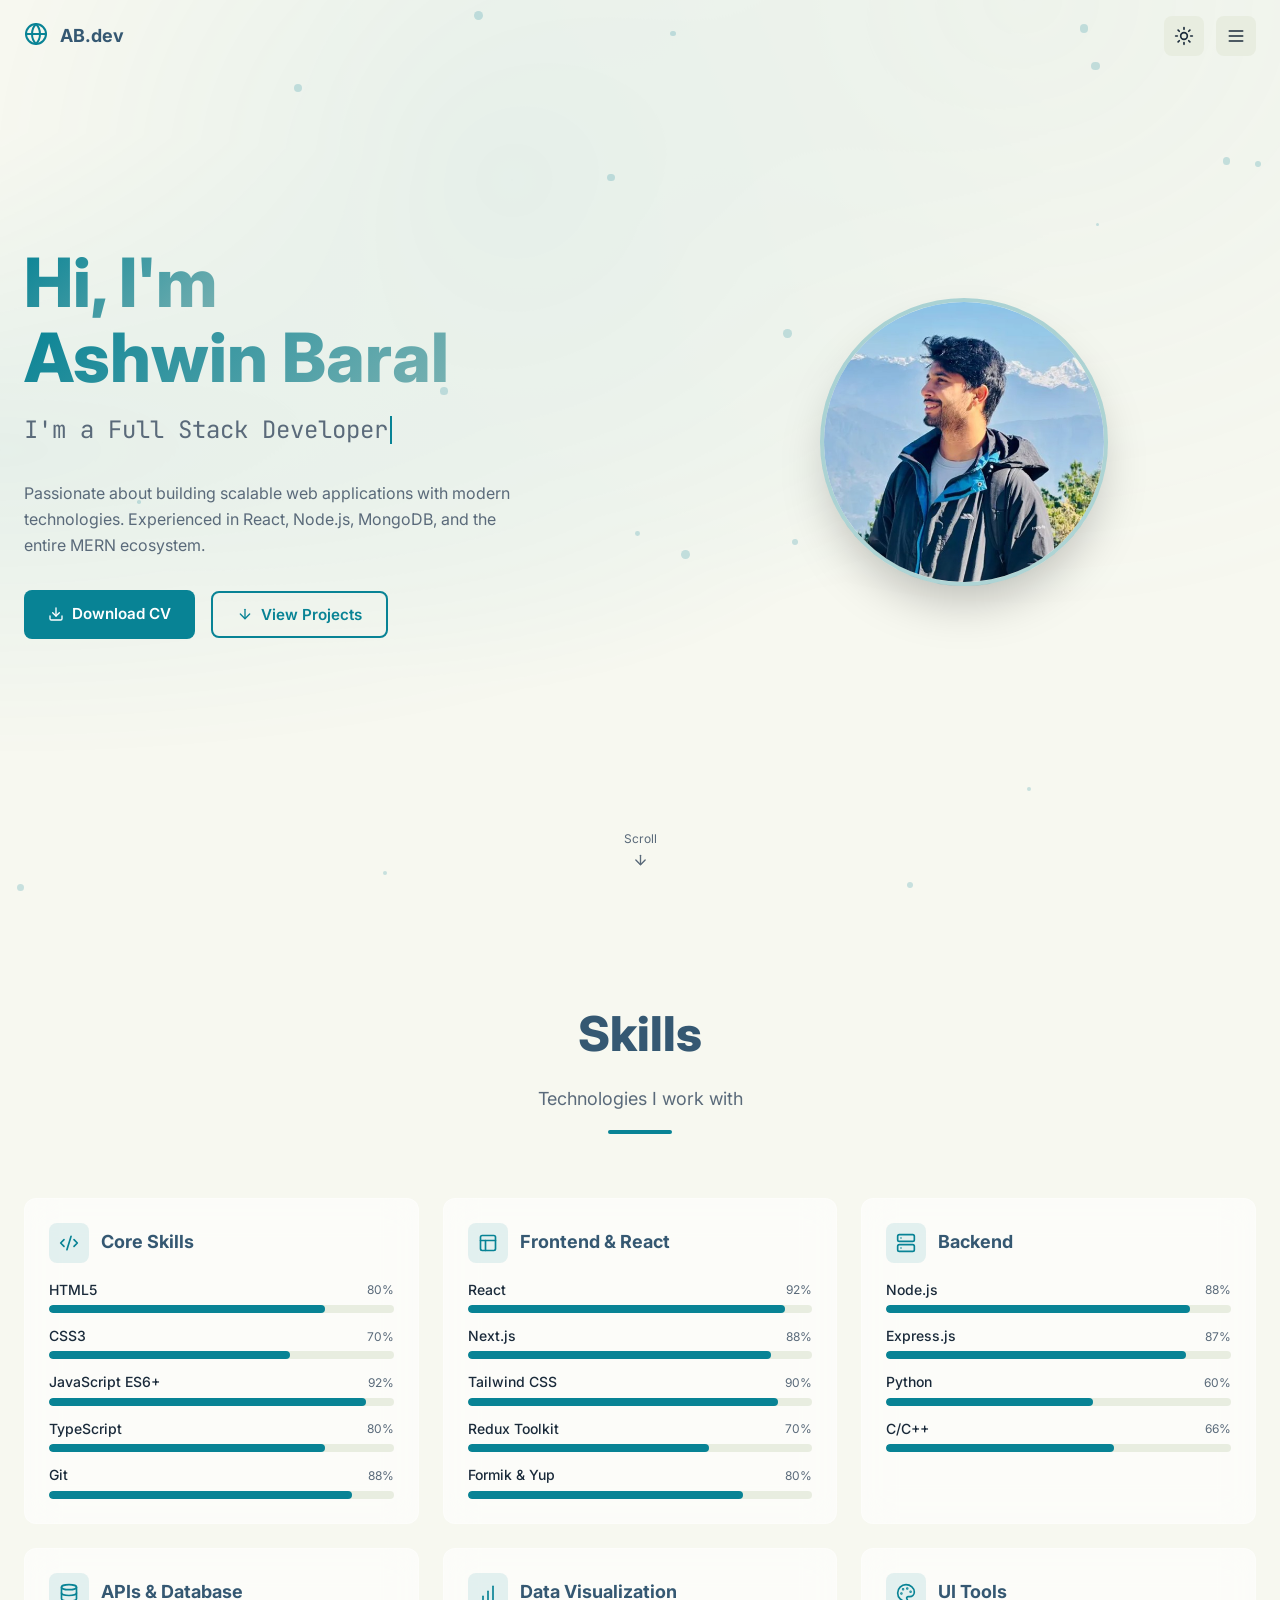
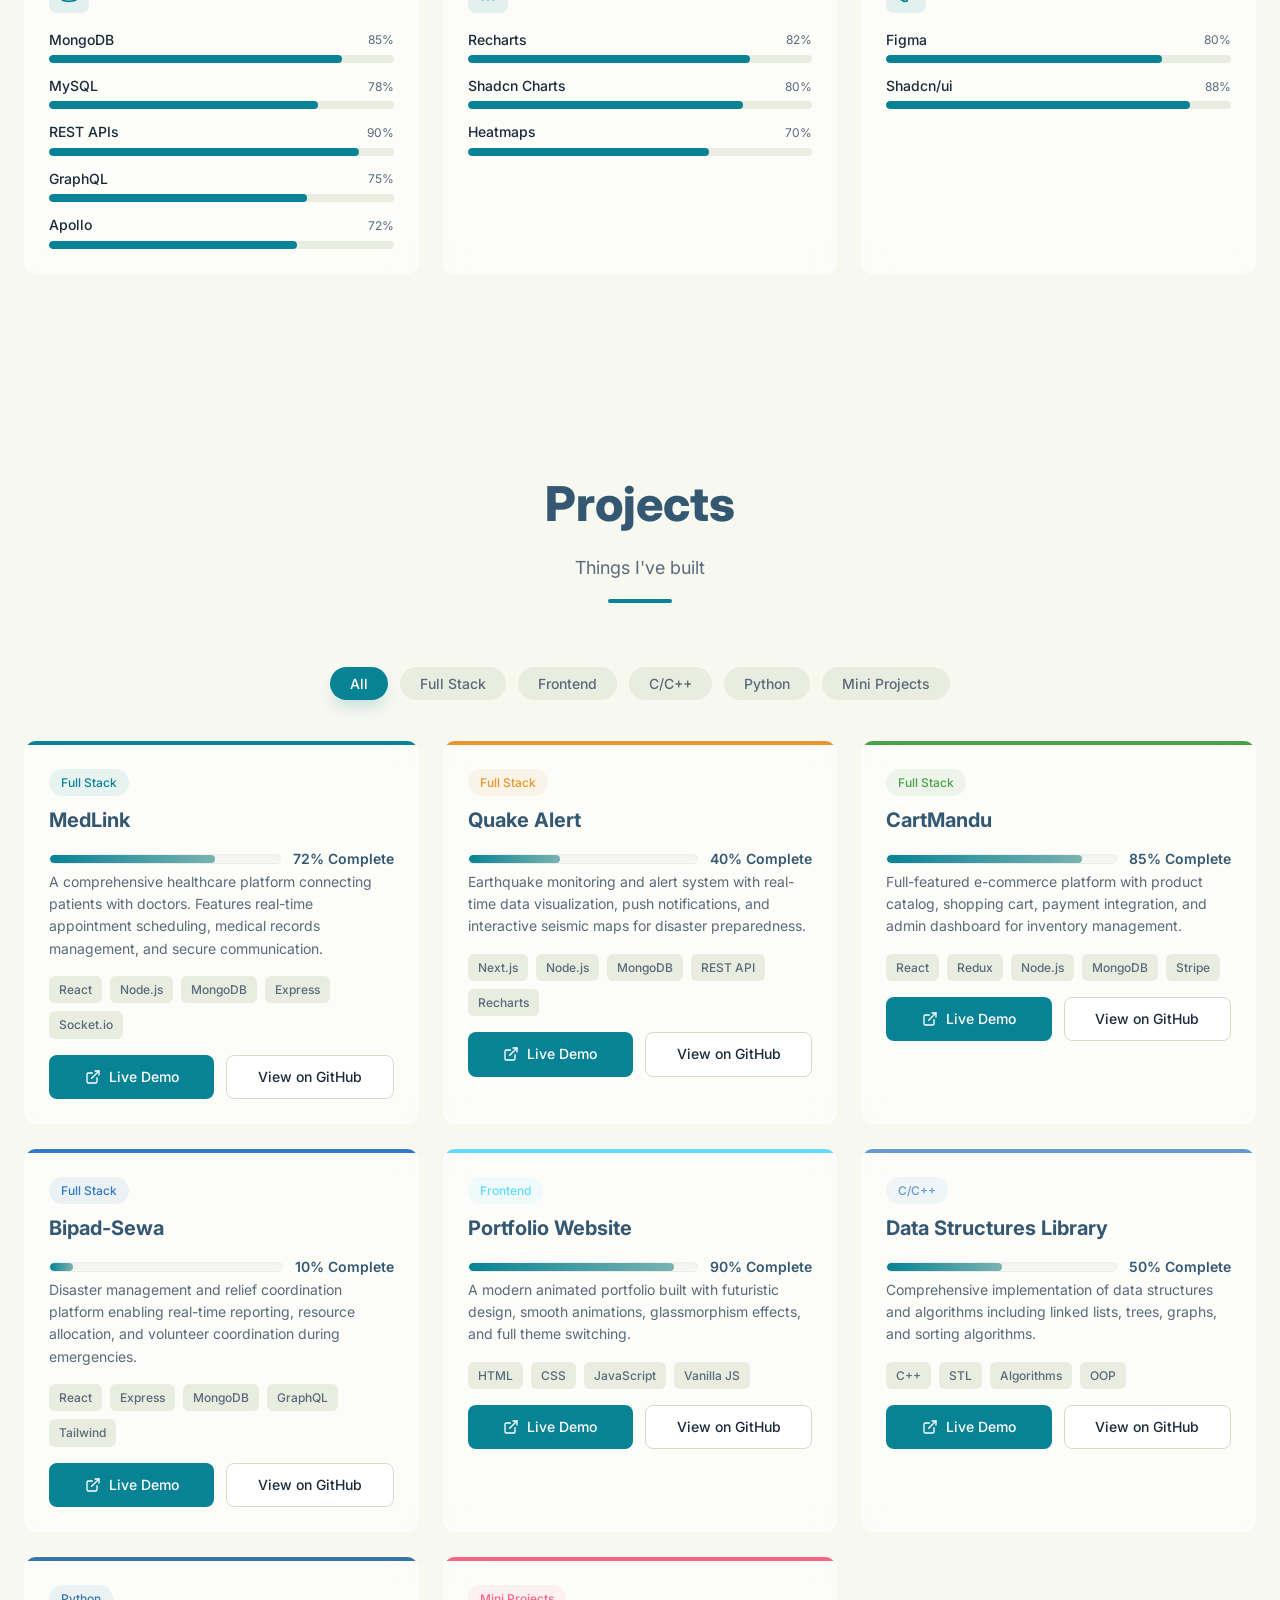
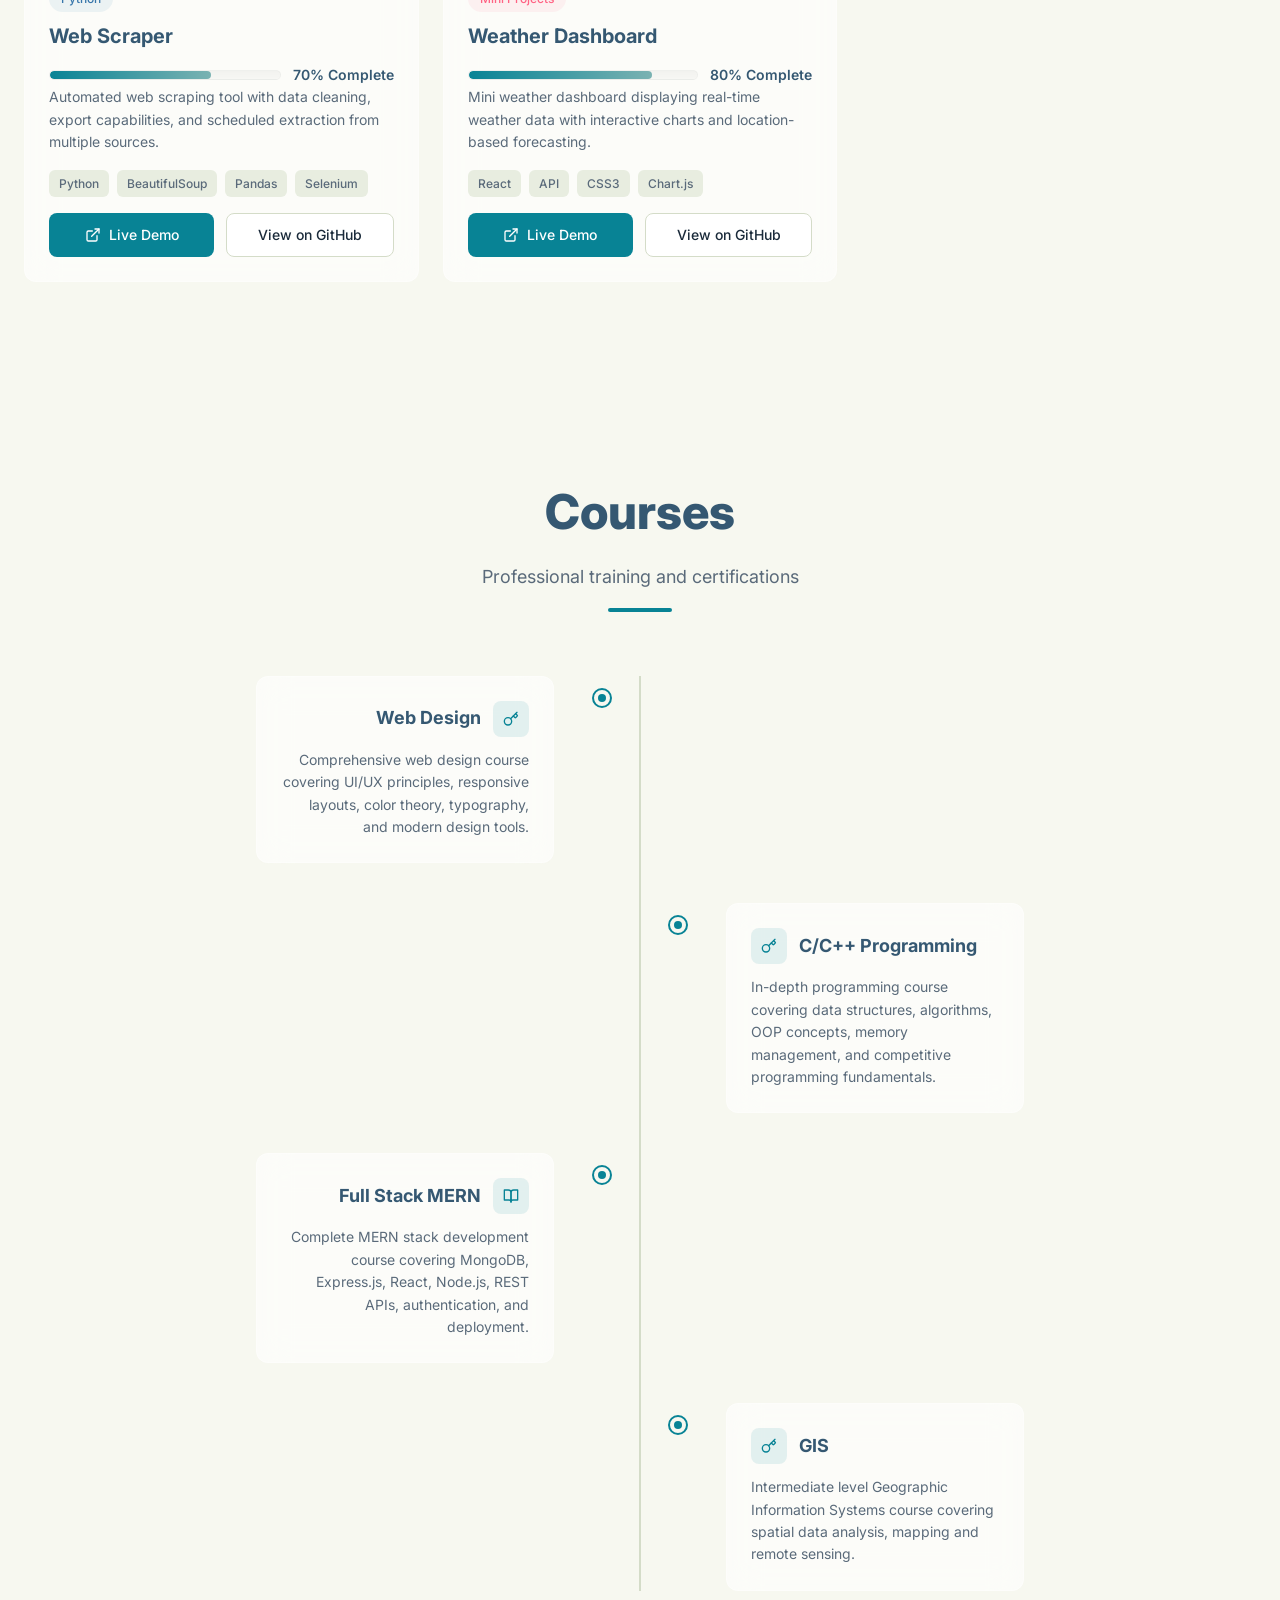
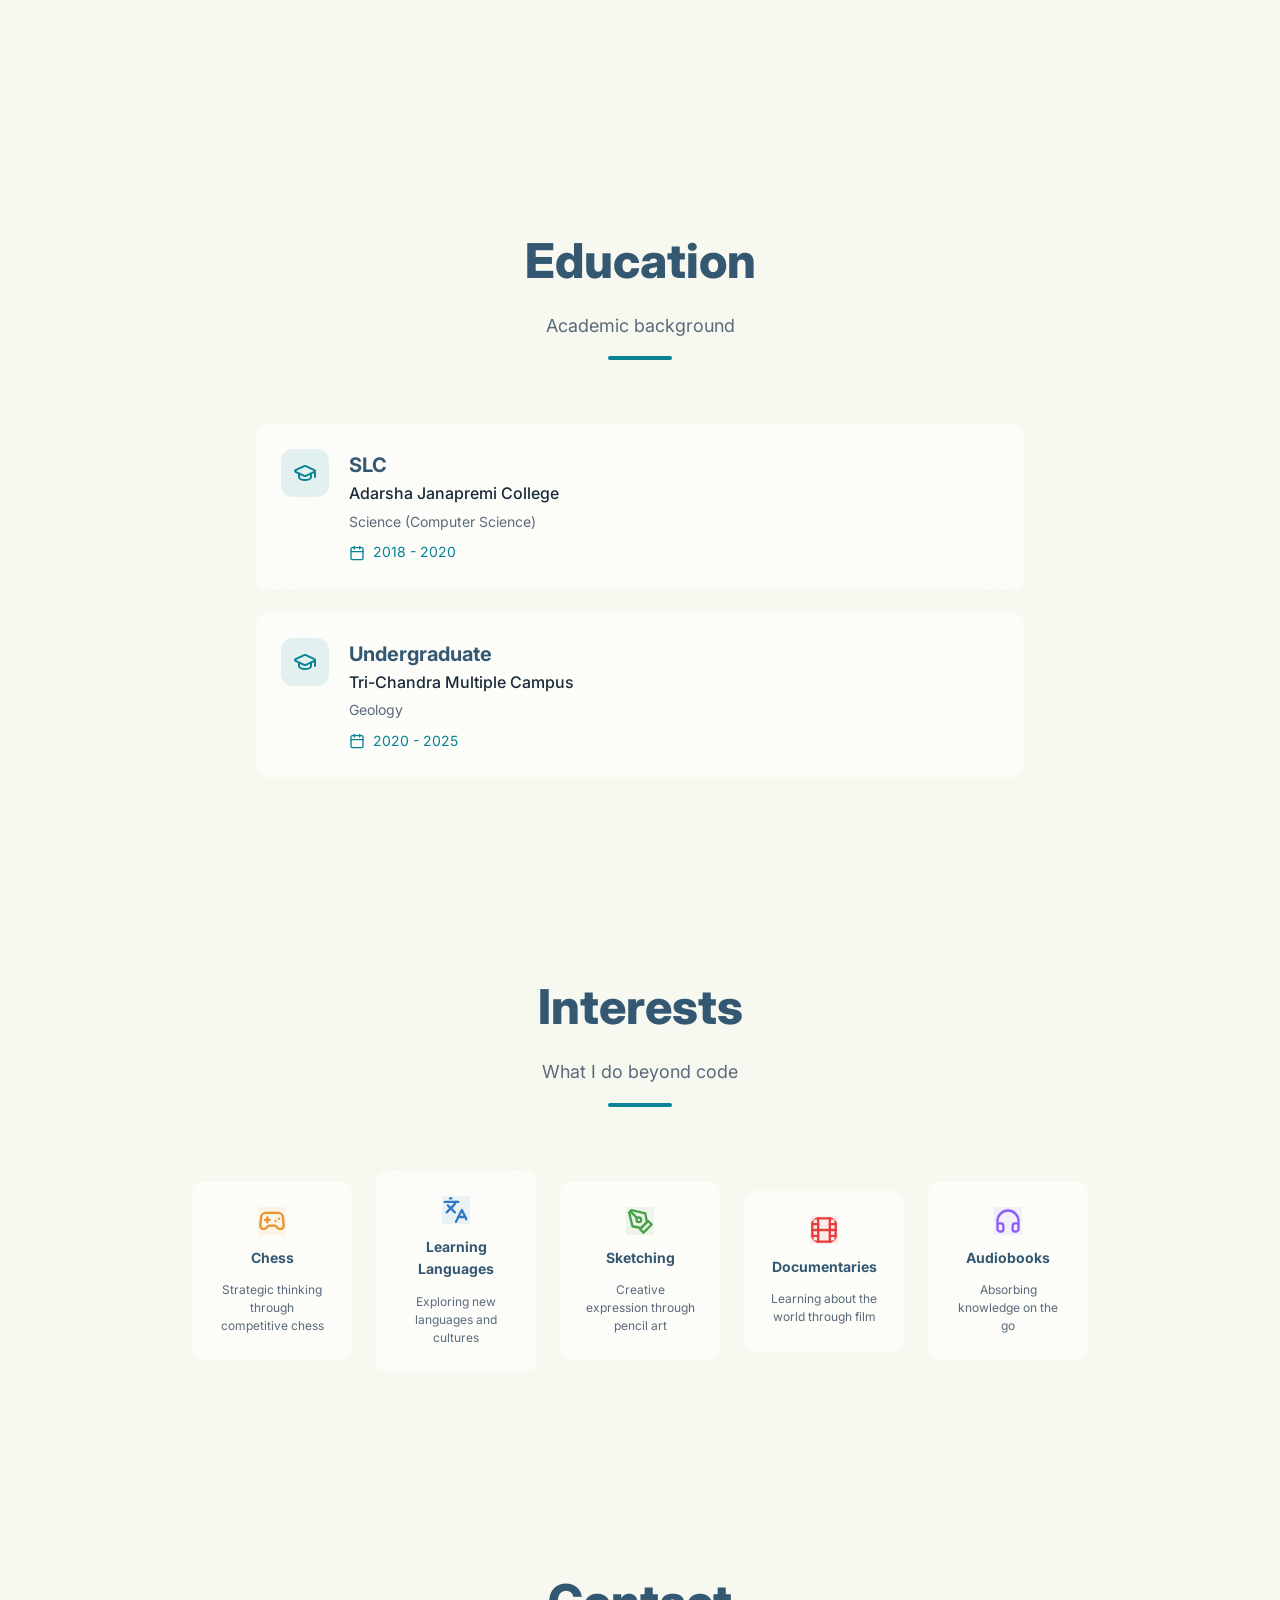
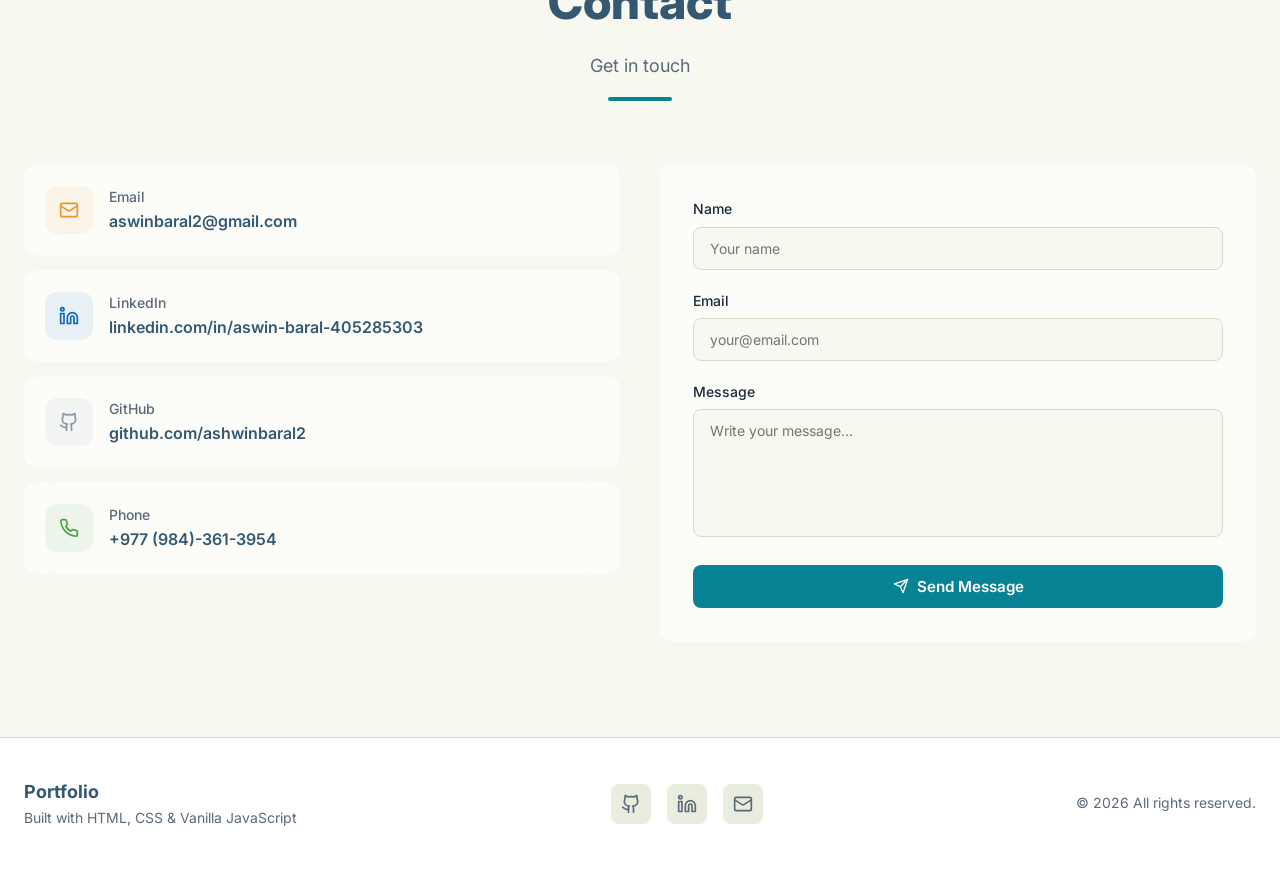
<file: html/index.html>
<!DOCTYPE html>
<html lang="en">

<head>
  <meta charset="UTF-8" />
  <meta name="viewport" content="width=device-width, initial-scale=1.0" />
  <meta name="description" content="Modern personal portfolio website for a Full-Stack MERN developer." />
  <meta name="theme-color" content="#0a1a24" media="(prefers-color-scheme: dark)" />
  <meta name="theme-color" content="#F7F8F0" media="(prefers-color-scheme: light)" />
  <title>Ashwin Baral| Full Stack MERN Developer</title>
  <link rel="stylesheet" href="/css/style.css" />
</head>

<body>
  <!-- Cursor Glow
  <div class="cursor-glow" id="cursorGlow" aria-hidden="true"></div> -->

  <!-- Scroll Progress Bar -->
  <div class="scroll-progress" id="scrollProgress"></div>

  <!-- ============ NAVBAR ============ -->
  <nav class="navbar" id="navbar" role="navigation" aria-label="Main navigation">
    <div class="nav-inner">
      <a href="#home" class="logo">
        <span class="earth-icon" aria-hidden="true">
          <!-- Globe SVG -->
          <svg xmlns="http://www.w3.org/2000/svg" width="24" height="24" viewBox="0 0 24 24" fill="none"
            stroke="currentColor" stroke-width="2" stroke-linecap="round" stroke-linejoin="round">
            <circle cx="12" cy="12" r="10" />
            <path d="M12 2a14.5 14.5 0 0 0 0 20 14.5 14.5 0 0 0 0-20" />
            <path d="M2 12h20" />
          </svg>
        </span>
        <span class="logo-text">AB.dev</span>
      </a>

      <div class="nav-controls">
        <!-- Theme toggle -->
        <button class="nav-btn" id="themeToggle" aria-label="Toggle theme">
          <!-- Sun icon (shown in dark mode) -->
          <svg id="sunIcon" xmlns="http://www.w3.org/2000/svg" width="20" height="20" viewBox="0 0 24 24" fill="none"
            stroke="currentColor" stroke-width="2" stroke-linecap="round" stroke-linejoin="round">
            <circle cx="12" cy="12" r="4" />
            <path d="M12 2v2" />
            <path d="M12 20v2" />
            <path d="m4.93 4.93 1.41 1.41" />
            <path d="m17.66 17.66 1.41 1.41" />
            <path d="M2 12h2" />
            <path d="M20 12h2" />
            <path d="m6.34 17.66-1.41 1.41" />
            <path d="m19.07 4.93-1.41 1.41" />
          </svg>
          <!-- Moon icon (shown in light mode) -->
          <svg id="moonIcon" xmlns="http://www.w3.org/2000/svg" width="20" height="20" viewBox="0 0 24 24" fill="none"
            stroke="currentColor" stroke-width="2" stroke-linecap="round" stroke-linejoin="round">
            <path d="M12 3a6 6 0 0 0 9 9 9 9 0 1 1-9-9Z" />
          </svg>
        </button>

        <!-- Hamburger -->
        <button class="nav-btn" id="menuToggle" aria-label="Open menu" aria-expanded="false">
          <svg id="menuIcon" xmlns="http://www.w3.org/2000/svg" width="20" height="20" viewBox="0 0 24 24" fill="none"
            stroke="currentColor" stroke-width="2" stroke-linecap="round" stroke-linejoin="round">
            <line x1="4" x2="20" y1="12" y2="12" />
            <line x1="4" x2="20" y1="6" y2="6" />
            <line x1="4" x2="20" y1="18" y2="18" />
          </svg>
          <svg id="closeIcon" xmlns="http://www.w3.org/2000/svg" width="20" height="20" viewBox="0 0 24 24" fill="none"
            stroke="currentColor" stroke-width="2" stroke-linecap="round" stroke-linejoin="round">
            <path d="M18 6 6 18" />
            <path d="m6 6 12 12" />
          </svg>
        </button>
      </div>
    </div>
  </nav>

  <!-- ============ OVERLAY MENU ============ -->
  <div class="overlay-menu" id="overlayMenu" role="dialog" aria-modal="true" aria-label="Navigation menu">
    <div class="overlay-backdrop" id="overlayBackdrop"></div>

    <!-- Floating icons -->
    <div class="floating-icons" aria-hidden="true">
      <div class="floating-icon pos1">JS</div>
      <div class="floating-icon pos2">TS</div>
      <div class="floating-icon pos3">Py</div>
      <div class="floating-icon pos4">C</div>
      <div class="floating-icon pos6">DB</div>
      <div class="floating-icon pos7">AI</div>
      <div class="floating-icon pos8">UI</div>
    </div>

    <nav class="overlay-nav-links" aria-label="Main menu">
      <a href="#home" class="nav-link-overlay">Home</a>
      <a href="#skills" class="nav-link-overlay">Skills</a>
      <a href="#projects" class="nav-link-overlay">Projects</a>
      <a href="#courses" class="nav-link-overlay">Courses</a>
      <a href="#education" class="nav-link-overlay">Education</a>
      <a href="#interests" class="nav-link-overlay">Interests</a>
      <a href="#contact" class="nav-link-overlay">Contact</a>
    </nav>
  </div>

  <!-- ============ MAIN CONTENT ============ -->
  <main>

    <!-- ====== HERO ====== -->
    <section class="hero section" id="home">
      <div class="hero-bg mesh-bg" aria-hidden="true"></div>

      <!-- Particles -->
      <div class="particles" id="particles" aria-hidden="true"></div>

      <div class="container hero-content">
        <!-- Left: Text -->
        <div class="hero-text">
          <h1>
            <span class="gradient-text">Hi, I'm</span><br />
            <span class="gradient-text">Ashwin Baral</span>
          </h1>

          <div class="typewriter-line">
            I'm a&nbsp;<span id="typewriterText"></span>
            <span class="typewriter-cursor"></span>
          </div>

          <p class="description">
            Passionate about building scalable web applications with modern
            technologies. Experienced in React, Node.js, MongoDB, and the
            entire MERN ecosystem.
          </p>

          <div class="hero-buttons">
            <a href="/assets/Aswin-Full-StackResume.pdf" class="btn-primary ripple" download="Ashwin_Fullstack_CV.pdf">
              <svg xmlns="http://www.w3.org/2000/svg" width="16" height="16" viewBox="0 0 24 24" fill="none"
                stroke="currentColor" stroke-width="2" stroke-linecap="round" stroke-linejoin="round">
                <path d="M21 15v4a2 2 0 0 1-2 2H5a2 2 0 0 1-2-2v-4" />
                <polyline points="7 10 12 15 17 10" />
                <line x1="12" x2="12" y1="15" y2="3" />
              </svg>
              Download CV
            </a>
            <button class="btn-outline ripple"
              onclick="document.getElementById('projects').scrollIntoView({behavior:'smooth'})">
              <svg xmlns="http://www.w3.org/2000/svg" width="16" height="16" viewBox="0 0 24 24" fill="none"
                stroke="currentColor" stroke-width="2" stroke-linecap="round" stroke-linejoin="round">
                <path d="M12 5v14" />
                <path d="m19 12-7 7-7-7" />
              </svg>
              View Projects
            </button>
          </div>
        </div>
        <!-- Right: Profile -->
        <div class="hero-profile">
          <!-- Profile image -->
          <div class="profile-image-wrapper">
            <img src="/assets/profile.jpg" alt="Developer profile Image" />
          </div>
        </div>
      </div>

      <!-- Scroll indicator -->
      <div class="scroll-indicator" aria-hidden="true">
        <span>Scroll</span>
        <svg xmlns="http://www.w3.org/2000/svg" width="16" height="16" viewBox="0 0 24 24" fill="none"
          stroke="currentColor" stroke-width="2" stroke-linecap="round" stroke-linejoin="round">
          <path d="M12 5v14" />
          <path d="m19 12-7 7-7-7" />
        </svg>
      </div>
    </section>

    <!-- ====== SKILLS ====== -->
    <section class="section" id="skills">
      <div class="container">
        <div class="section-header reveal">
          <h2>Skills</h2>
          <p>Technologies I work with</p>
          <div class="underline-bar"></div>
        </div>

        <div class="skills-grid" id="skillsGrid">
          <!-- Core Skills -->
          <div class="glass-card skill-card" data-delay="0">
            <div class="skill-card-header">
              <div class="skill-icon">
                <svg xmlns="http://www.w3.org/2000/svg" width="20" height="20" viewBox="0 0 24 24" fill="none"
                  stroke="currentColor" stroke-width="2" stroke-linecap="round" stroke-linejoin="round">
                  <path d="m18 16 4-4-4-4" />
                  <path d="m6 8-4 4 4 4" />
                  <path d="m14.5 4-5 16" />
                </svg>
              </div>
              <h3>Core Skills</h3>
            </div>
            <div class="skill-list">
              <div class="skill-item">
                <div class="skill-item-header"><span class="skill-name">HTML5</span><span
                    class="skill-percent">80%</span></div>
                <div class="progress-bar">
                  <div class="progress-fill" data-width="80"></div>
                </div>
              </div>
              <div class="skill-item">
                <div class="skill-item-header"><span class="skill-name">CSS3</span><span
                    class="skill-percent">70%</span></div>
                <div class="progress-bar">
                  <div class="progress-fill" data-width="70"></div>
                </div>
              </div>
              <div class="skill-item">
                <div class="skill-item-header"><span class="skill-name">JavaScript ES6+</span><span
                    class="skill-percent">92%</span></div>
                <div class="progress-bar">
                  <div class="progress-fill" data-width="92"></div>
                </div>
              </div>
              <div class="skill-item">
                <div class="skill-item-header"><span class="skill-name">TypeScript</span><span
                    class="skill-percent">80%</span></div>
                <div class="progress-bar">
                  <div class="progress-fill" data-width="80"></div>
                </div>
              </div>
              <div class="skill-item">
                <div class="skill-item-header"><span class="skill-name">Git</span><span class="skill-percent">88%</span>
                </div>
                <div class="progress-bar">
                  <div class="progress-fill" data-width="88"></div>
                </div>
              </div>
            </div>
          </div>

          <!-- Frontend & React -->
          <div class="glass-card skill-card" data-delay="1">
            <div class="skill-card-header">
              <div class="skill-icon">
                <svg xmlns="http://www.w3.org/2000/svg" width="20" height="20" viewBox="0 0 24 24" fill="none"
                  stroke="currentColor" stroke-width="2" stroke-linecap="round" stroke-linejoin="round">
                  <rect width="18" height="18" x="3" y="3" rx="2" />
                  <path d="M3 9h18" />
                  <path d="M9 21V9" />
                </svg>
              </div>
              <h3>Frontend & React</h3>
            </div>
            <div class="skill-list">
              <div class="skill-item">
                <div class="skill-item-header"><span class="skill-name">React</span><span
                    class="skill-percent">92%</span></div>
                <div class="progress-bar">
                  <div class="progress-fill" data-width="92"></div>
                </div>
              </div>
              <div class="skill-item">
                <div class="skill-item-header"><span class="skill-name">Next.js</span><span
                    class="skill-percent">88%</span></div>
                <div class="progress-bar">
                  <div class="progress-fill" data-width="88"></div>
                </div>
              </div>
              <div class="skill-item">
                <div class="skill-item-header"><span class="skill-name">Tailwind CSS</span><span
                    class="skill-percent">90%</span></div>
                <div class="progress-bar">
                  <div class="progress-fill" data-width="90"></div>
                </div>
              </div>
              <div class="skill-item">
                <div class="skill-item-header"><span class="skill-name">Redux Toolkit</span><span
                    class="skill-percent">70%</span></div>
                <div class="progress-bar">
                  <div class="progress-fill" data-width="70"></div>
                </div>
              </div>
              <div class="skill-item">
                <div class="skill-item-header"><span class="skill-name">Formik & Yup</span><span
                    class="skill-percent">80%</span></div>
                <div class="progress-bar">
                  <div class="progress-fill" data-width="80"></div>
                </div>
              </div>
            </div>
          </div>

          <!-- Backend -->
          <div class="glass-card skill-card" data-delay="2">
            <div class="skill-card-header">
              <div class="skill-icon">
                <svg xmlns="http://www.w3.org/2000/svg" width="20" height="20" viewBox="0 0 24 24" fill="none"
                  stroke="currentColor" stroke-width="2" stroke-linecap="round" stroke-linejoin="round">
                  <rect width="20" height="8" x="2" y="2" rx="2" ry="2" />
                  <rect width="20" height="8" x="2" y="14" rx="2" ry="2" />
                  <line x1="6" x2="6.01" y1="6" y2="6" />
                  <line x1="6" x2="6.01" y1="18" y2="18" />
                </svg>
              </div>
              <h3>Backend</h3>
            </div>
            <div class="skill-list">
              <div class="skill-item">
                <div class="skill-item-header"><span class="skill-name">Node.js</span><span
                    class="skill-percent">88%</span></div>
                <div class="progress-bar">
                  <div class="progress-fill" data-width="88"></div>
                </div>
              </div>
              <div class="skill-item">
                <div class="skill-item-header"><span class="skill-name">Express.js</span><span
                    class="skill-percent">87%</span></div>
                <div class="progress-bar">
                  <div class="progress-fill" data-width="87"></div>
                </div>
              </div>
              <div class="skill-item">
                <div class="skill-item-header"><span class="skill-name">Python</span><span
                    class="skill-percent">60%</span></div>
                <div class="progress-bar">
                  <div class="progress-fill" data-width="60"></div>
                </div>
              </div>
              <div class="skill-item">
                <div class="skill-item-header"><span class="skill-name">C/C++</span><span
                    class="skill-percent">66%</span></div>
                <div class="progress-bar">
                  <div class="progress-fill" data-width="66"></div>
                </div>
              </div>
            </div>
          </div>

          <!-- APIs & Database -->
          <div class="glass-card skill-card" data-delay="3">
            <div class="skill-card-header">
              <div class="skill-icon">
                <svg xmlns="http://www.w3.org/2000/svg" width="20" height="20" viewBox="0 0 24 24" fill="none"
                  stroke="currentColor" stroke-width="2" stroke-linecap="round" stroke-linejoin="round">
                  <ellipse cx="12" cy="5" rx="9" ry="3" />
                  <path d="M3 5V19A9 3 0 0 0 21 19V5" />
                  <path d="M3 12A9 3 0 0 0 21 12" />
                </svg>
              </div>
              <h3>APIs & Database</h3>
            </div>
            <div class="skill-list">
              <div class="skill-item">
                <div class="skill-item-header"><span class="skill-name">MongoDB</span><span
                    class="skill-percent">85%</span></div>
                <div class="progress-bar">
                  <div class="progress-fill" data-width="85"></div>
                </div>
              </div>
              <div class="skill-item">
                <div class="skill-item-header"><span class="skill-name">MySQL</span><span
                    class="skill-percent">78%</span></div>
                <div class="progress-bar">
                  <div class="progress-fill" data-width="78"></div>
                </div>
              </div>
              <div class="skill-item">
                <div class="skill-item-header"><span class="skill-name">REST APIs</span><span
                    class="skill-percent">90%</span></div>
                <div class="progress-bar">
                  <div class="progress-fill" data-width="90"></div>
                </div>
              </div>
              <div class="skill-item">
                <div class="skill-item-header"><span class="skill-name">GraphQL</span><span
                    class="skill-percent">75%</span></div>
                <div class="progress-bar">
                  <div class="progress-fill" data-width="75"></div>
                </div>
              </div>
              <div class="skill-item">
                <div class="skill-item-header"><span class="skill-name">Apollo</span><span
                    class="skill-percent">72%</span></div>
                <div class="progress-bar">
                  <div class="progress-fill" data-width="72"></div>
                </div>
              </div>
            </div>
          </div>

          <!-- Data Visualization -->
          <div class="glass-card skill-card" data-delay="4">
            <div class="skill-card-header">
              <div class="skill-icon">
                <svg xmlns="http://www.w3.org/2000/svg" width="20" height="20" viewBox="0 0 24 24" fill="none"
                  stroke="currentColor" stroke-width="2" stroke-linecap="round" stroke-linejoin="round">
                  <line x1="12" x2="12" y1="20" y2="10" />
                  <line x1="18" x2="18" y1="20" y2="4" />
                  <line x1="6" x2="6" y1="20" y2="16" />
                </svg>
              </div>
              <h3>Data Visualization</h3>
            </div>
            <div class="skill-list">
              <div class="skill-item">
                <div class="skill-item-header"><span class="skill-name">Recharts</span><span
                    class="skill-percent">82%</span></div>
                <div class="progress-bar">
                  <div class="progress-fill" data-width="82"></div>
                </div>
              </div>
              <div class="skill-item">
                <div class="skill-item-header"><span class="skill-name">Shadcn Charts</span><span
                    class="skill-percent">80%</span></div>
                <div class="progress-bar">
                  <div class="progress-fill" data-width="80"></div>
                </div>
              </div>
              <div class="skill-item">
                <div class="skill-item-header"><span class="skill-name">Heatmaps</span><span
                    class="skill-percent">70%</span></div>
                <div class="progress-bar">
                  <div class="progress-fill" data-width="70"></div>
                </div>
              </div>
            </div>
          </div>

          <!-- UI Tools -->
          <div class="glass-card skill-card" data-delay="5">
            <div class="skill-card-header">
              <div class="skill-icon">
                <svg xmlns="http://www.w3.org/2000/svg" width="20" height="20" viewBox="0 0 24 24" fill="none"
                  stroke="currentColor" stroke-width="2" stroke-linecap="round" stroke-linejoin="round">
                  <circle cx="13.5" cy="6.5" r=".5" fill="currentColor" />
                  <circle cx="17.5" cy="10.5" r=".5" fill="currentColor" />
                  <circle cx="8.5" cy="7.5" r=".5" fill="currentColor" />
                  <circle cx="6.5" cy="12.5" r=".5" fill="currentColor" />
                  <path
                    d="M12 2C6.5 2 2 6.5 2 12s4.5 10 10 10c.926 0 1.648-.746 1.648-1.688 0-.437-.18-.835-.437-1.125-.29-.289-.438-.652-.438-1.125a1.64 1.64 0 0 1 1.668-1.668h1.996c3.051 0 5.555-2.503 5.555-5.554C21.965 6.012 17.461 2 12 2z" />
                </svg>
              </div>
              <h3>UI Tools</h3>
            </div>
            <div class="skill-list">
              <div class="skill-item">
                <div class="skill-item-header"><span class="skill-name">Figma</span><span
                    class="skill-percent">80%</span></div>
                <div class="progress-bar">
                  <div class="progress-fill" data-width="80"></div>
                </div>
              </div>
              <div class="skill-item">
                <div class="skill-item-header"><span class="skill-name">Shadcn/ui</span><span
                    class="skill-percent">88%</span></div>
                <div class="progress-bar">
                  <div class="progress-fill" data-width="88"></div>
                </div>
              </div>
            </div>
          </div>
        </div>
      </div>
    </section>

    <!-- ====== PROJECTS ====== -->
    <section class="section" id="projects">
      <div class="container">
        <div class="section-header reveal">
          <h2>Projects</h2>
          <p>Things I've built</p>
          <div class="underline-bar"></div>
        </div>

        <div class="filter-buttons reveal" id="filterButtons">
          <button class="filter-btn active" data-filter="All">All</button>
          <button class="filter-btn" data-filter="Full Stack">Full Stack</button>
          <button class="filter-btn" data-filter="Frontend">Frontend</button>
          <button class="filter-btn" data-filter="C/C++">C/C++</button>
          <button class="filter-btn" data-filter="Python">Python</button>
          <button class="filter-btn" data-filter="Mini Projects">Mini Projects</button>
        </div>

        <div class="projects-grid" id="projectsGrid">
          <!-- Projects rendered by JS -->
        </div>
      </div>
    </section>

    <!-- ====== COURSES ====== -->
    <section class="section" id="courses">
      <div class="container">
        <div class="section-header reveal">
          <h2>Courses</h2>
          <p>Professional training and certifications</p>
          <div class="underline-bar"></div>
        </div>

        <div class="timeline">
          <div class="timeline-line" aria-hidden="true"></div>

          <!-- Course 1 -->
          <div class="timeline-item" data-delay="0">
            <div class="timeline-dot" aria-hidden="true">
              <div class="timeline-dot-inner"></div>
            </div>
            <div class="glass-card timeline-card">
              <div class="timeline-card-header">
                <div class="timeline-card-icon">
                  <svg xmlns="http://www.w3.org/2000/svg" width="16" height="16" viewBox="0 0 24 24" fill="none"
                    stroke="currentColor" stroke-width="2" stroke-linecap="round" stroke-linejoin="round">
                    <path d="m15.5 7.5 2.3 2.3a1 1 0 0 0 1.4 0l2.1-2.1a1 1 0 0 0 0-1.4L19 4" />
                    <path d="m21 2-9.6 9.6" />
                    <circle cx="7.5" cy="15.5" r="5.5" />
                  </svg>
                </div>
                <h3>Web Design</h3>
              </div>
              <p>Comprehensive web design course covering UI/UX principles, responsive layouts, color theory,
                typography, and modern design tools.</p>
            </div>
          </div>

          <!-- Course 2 -->
          <div class="timeline-item" data-delay="1">
            <div class="timeline-dot" aria-hidden="true">
              <div class="timeline-dot-inner"></div>
            </div>
            <div class="glass-card timeline-card">
              <div class="timeline-card-header">
                <div class="timeline-card-icon">
                  <svg xmlns="http://www.w3.org/2000/svg" width="16" height="16" viewBox="0 0 24 24" fill="none"
                    stroke="currentColor" stroke-width="2" stroke-linecap="round" stroke-linejoin="round">
                    <path d="m15.5 7.5 2.3 2.3a1 1 0 0 0 1.4 0l2.1-2.1a1 1 0 0 0 0-1.4L19 4" />
                    <path d="m21 2-9.6 9.6" />
                    <circle cx="7.5" cy="15.5" r="5.5" />
                  </svg>
                </div>
                <h3>C/C++ Programming</h3>
              </div>
              <p>In-depth programming course covering data structures, algorithms, OOP concepts, memory management, and
                competitive programming fundamentals.</p>
            </div>
          </div>

          <!-- Course 3 -->
          <div class="timeline-item" data-delay="2">
            <div class="timeline-dot" aria-hidden="true">
              <div class="timeline-dot-inner"></div>
            </div>
            <div class="glass-card timeline-card">
              <div class="timeline-card-header">
                <div class="timeline-card-icon">
                  <svg xmlns="http://www.w3.org/2000/svg" width="16" height="16" viewBox="0 0 24 24" fill="none"
                    stroke="currentColor" stroke-width="2" stroke-linecap="round" stroke-linejoin="round">
                    <path d="M2 3h6a4 4 0 0 1 4 4v14a3 3 0 0 0-3-3H2z" />
                    <path d="M22 3h-6a4 4 0 0 0-4 4v14a3 3 0 0 1 3-3h7z" />
                  </svg>
                </div>
                <h3>Full Stack MERN</h3>
              </div>
              <p>Complete MERN stack development course covering MongoDB, Express.js, React, Node.js, REST APIs,
                authentication, and deployment.</p>
            </div>
          </div>

          <!-- Course 4 -->
          <div class="timeline-item" data-delay="1">
            <div class="timeline-dot" aria-hidden="true">
              <div class="timeline-dot-inner"></div>
            </div>
            <div class="glass-card timeline-card">
              <div class="timeline-card-header">
                <div class="timeline-card-icon">
                  <svg xmlns="http://www.w3.org/2000/svg" width="16" height="16" viewBox="0 0 24 24" fill="none"
                    stroke="currentColor" stroke-width="2" stroke-linecap="round" stroke-linejoin="round">
                    <path d="m15.5 7.5 2.3 2.3a1 1 0 0 0 1.4 0l2.1-2.1a1 1 0 0 0 0-1.4L19 4" />
                    <path d="m21 2-9.6 9.6" />
                    <circle cx="7.5" cy="15.5" r="5.5" />
                  </svg>
                </div>
                <h3>GIS</h3>
              </div>
              <p>Intermediate level Geographic Information Systems course covering spatial data analysis, 
                mapping and remote sensing.</p>
            </div>
          </div>
        </div>
      </div>
    </section>

    <!-- ====== EDUCATION ====== -->
    <section class="section" id="education">
      <div class="container">
        <div class="section-header reveal">
          <h2>Education</h2>
          <p>Academic background</p>
          <div class="underline-bar"></div>
        </div>

        <div class="education-list">
          <!-- SLC -->
          <div class="glass-card education-card" data-delay="0">
            <div class="education-icon">
              <svg xmlns="http://www.w3.org/2000/svg" width="24" height="24" viewBox="0 0 24 24" fill="none"
                stroke="currentColor" stroke-width="2" stroke-linecap="round" stroke-linejoin="round">
                <path
                  d="M21.42 10.922a1 1 0 0 0-.019-1.838L12.83 5.18a2 2 0 0 0-1.66 0L2.6 9.08a1 1 0 0 0 0 1.832l8.57 3.908a2 2 0 0 0 1.66 0z" />
                <path d="M22 10v6" />
                <path d="M6 12.5V16a6 3 0 0 0 12 0v-3.5" />
              </svg>
            </div>
            <div class="education-info">
              <h3>SLC</h3>
              <p class="school">Adarsha Janapremi College</p>
              <p class="field">Science (Computer Science)</p>
              <div class="period">
                <svg xmlns="http://www.w3.org/2000/svg" width="16" height="16" viewBox="0 0 24 24" fill="none"
                  stroke="currentColor" stroke-width="2" stroke-linecap="round" stroke-linejoin="round">
                  <path d="M8 2v4" />
                  <path d="M16 2v4" />
                  <rect width="18" height="18" x="3" y="4" rx="2" />
                  <path d="M3 10h18" />
                </svg>
                <span>2018 - 2020</span>
              </div>
            </div>
          </div>

          <!-- Undergraduate -->
          <div class="glass-card education-card" data-delay="1">
            <div class="education-icon">
              <svg xmlns="http://www.w3.org/2000/svg" width="24" height="24" viewBox="0 0 24 24" fill="none"
                stroke="currentColor" stroke-width="2" stroke-linecap="round" stroke-linejoin="round">
                <path
                  d="M21.42 10.922a1 1 0 0 0-.019-1.838L12.83 5.18a2 2 0 0 0-1.66 0L2.6 9.08a1 1 0 0 0 0 1.832l8.57 3.908a2 2 0 0 0 1.66 0z" />
                <path d="M22 10v6" />
                <path d="M6 12.5V16a6 3 0 0 0 12 0v-3.5" />
              </svg>
            </div>
            <div class="education-info">
              <h3>Undergraduate</h3>
              <p class="school">Tri-Chandra Multiple Campus</p>
              <p class="field">Geology</p>
              <div class="period">
                <svg xmlns="http://www.w3.org/2000/svg" width="16" height="16" viewBox="0 0 24 24" fill="none"
                  stroke="currentColor" stroke-width="2" stroke-linecap="round" stroke-linejoin="round">
                  <path d="M8 2v4" />
                  <path d="M16 2v4" />
                  <rect width="18" height="18" x="3" y="4" rx="2" />
                  <path d="M3 10h18" />
                </svg>
                <span>2020 - 2025</span>
              </div>
            </div>
          </div>
        </div>
      </div>
    </section>

    <!-- ====== INTERESTS ====== -->
    <section class="section" id="interests">
      <div class="container">
        <div class="section-header reveal">
          <h2>Interests</h2>
          <p>What I do beyond code</p>
          <div class="underline-bar"></div>
        </div>

        <div class="interests-grid">
          <!-- Chess -->
          <div class="glass-card interest-card" data-delay="0" data-color="#E8952C">
            <div class="interest-icon color-e8952c">
              <svg xmlns="http://www.w3.org/2000/svg" width="28" height="28" viewBox="0 0 24 24" fill="none"
                stroke="currentColor" stroke-width="2" stroke-linecap="round" stroke-linejoin="round">
                <line x1="6" x2="10" y1="11" y2="11" />
                <line x1="8" x2="8" y1="9" y2="13" />
                <line x1="15" x2="15.01" y1="12" y2="12" />
                <line x1="18" x2="18.01" y1="10" y2="10" />
                <path
                  d="M17.32 5H6.68a4 4 0 0 0-3.978 3.59c-.006.052-.01.101-.017.152C2.604 9.416 2 14.456 2 16a3 3 0 0 0 3 3c1 0 1.5-.5 2-1l1.414-1.414A2 2 0 0 1 9.828 16h4.344a2 2 0 0 1 1.414.586L17 18c.5.5 1 1 2 1a3 3 0 0 0 3-3c0-1.545-.604-6.584-.685-7.258-.007-.05-.011-.1-.017-.151A4 4 0 0 0 17.32 5z" />
              </svg>
            </div>
            <h3>Chess</h3>
            <p>Strategic thinking through competitive chess</p>
          </div>

          <!-- Learning Languages -->
          <div class="glass-card interest-card" data-delay="1" data-color="#3178C6">
            <div class="interest-icon color-3178c6">
              <svg xmlns="http://www.w3.org/2000/svg" width="28" height="28" viewBox="0 0 24 24" fill="none"
                stroke="currentColor" stroke-width="2" stroke-linecap="round" stroke-linejoin="round">
                <path d="m5 8 6 6" />
                <path d="m4 14 6-6 2-3" />
                <path d="M2 5h12" />
                <path d="M7 2h1" />
                <path d="m22 22-5-10-5 10" />
                <path d="M14 18h6" />
              </svg>
            </div>
            <h3>Learning Languages</h3>
            <p>Exploring new languages and cultures</p>
          </div>

          <!-- Sketching -->
          <div class="glass-card interest-card" data-delay="2" data-color="#47A248">
            <div class="interest-icon color-47a248">
              <svg xmlns="http://www.w3.org/2000/svg" width="28" height="28" viewBox="0 0 24 24" fill="none"
                stroke="currentColor" stroke-width="2" stroke-linecap="round" stroke-linejoin="round">
                <path d="M12 19l7-7 3 3-7 7-3-3z" />
                <path d="M18 13l-1.5-7.5L2 2l3.5 14.5L13 18l5-5z" />
                <path d="M2 2l7.586 7.586" />
                <circle cx="11" cy="11" r="2" />
              </svg>
            </div>
            <h3>Sketching</h3>
            <p>Creative expression through pencil art</p>
          </div>

          <!-- Documentaries -->
          <div class="glass-card interest-card" data-delay="3" data-color="#E53E3E">
            <div class="interest-icon color-e53e3e">
              <svg xmlns="http://www.w3.org/2000/svg" width="28" height="28" viewBox="0 0 24 24" fill="none"
                stroke="currentColor" stroke-width="2" stroke-linecap="round" stroke-linejoin="round">
                <rect width="20" height="20" x="2" y="2" rx="2.18" ry="2.18" />
                <line x1="7" x2="7" y1="2" y2="22" />
                <line x1="17" x2="17" y1="2" y2="22" />
                <line x1="2" x2="22" y1="12" y2="12" />
                <line x1="2" x2="7" y1="7" y2="7" />
                <line x1="2" x2="7" y1="17" y2="17" />
                <line x1="17" x2="22" y1="7" y2="7" />
                <line x1="17" x2="22" y1="17" y2="17" />
              </svg>
            </div>
            <h3>Documentaries</h3>
            <p>Learning about the world through film</p>
          </div>

          <!-- Audiobooks -->
          <div class="glass-card interest-card" data-delay="4" data-color="#8B5CF6">
            <div class="interest-icon color-8b5cf6">
              <svg xmlns="http://www.w3.org/2000/svg" width="28" height="28" viewBox="0 0 24 24" fill="none"
                stroke="currentColor" stroke-width="2" stroke-linecap="round" stroke-linejoin="round">
                <path
                  d="M3 14h3a2 2 0 0 1 2 2v3a2 2 0 0 1-2 2H5a2 2 0 0 1-2-2v-7a9 9 0 0 1 18 0v7a2 2 0 0 1-2 2h-1a2 2 0 0 1-2-2v-3a2 2 0 0 1 2-2h3" />
              </svg>
            </div>
            <h3>Audiobooks</h3>
            <p>Absorbing knowledge on the go</p>
          </div>
        </div>
      </div>
    </section>

    <!-- ====== CONTACT ====== -->
    <section class="section" id="contact">
      <div class="container">
        <div class="section-header reveal">
          <h2>Contact</h2>
          <p>Get in touch</p>
          <div class="underline-bar"></div>
        </div>

        <div class="contact-grid">
          <!-- Contact links -->
          <div class="contact-links">
            <!-- Email -->
            <a href="mailto:aswinbaral2@gmail.com" target="_blank" rel="noopener noreferrer"
              class="glass-card contact-link-card" data-delay="0" aria-label="Email: aswinbaral2@gmail.com">
              <div class="contact-link-icon contact-color-email">
                <svg xmlns="http://www.w3.org/2000/svg" width="20" height="20" viewBox="0 0 24 24" fill="none"
                  stroke="currentColor" stroke-width="2" stroke-linecap="round" stroke-linejoin="round">
                  <rect width="20" height="16" x="2" y="4" rx="2" />
                  <path d="m22 7-8.97 5.7a1.94 1.94 0 0 1-2.06 0L2 7" />
                </svg>
              </div>
              <div class="contact-link-info">
                <p class="contact-label">Email</p>
                <p class="contact-value">aswinbaral2@gmail.com</p>
              </div>
            </a>

            <!-- LinkedIn -->
            <a href="https://www.linkedin.com/in/aswin-baral-405285303/" target="_blank" rel="noopener noreferrer"
              class="glass-card contact-link-card" data-delay="1" aria-label="LinkedIn: linkedin.com/in/aswin-baral-405285303">
              <div class="contact-link-icon contact-color-linkedin">
                <svg xmlns="http://www.w3.org/2000/svg" width="20" height="20" viewBox="0 0 24 24" fill="none"
                  stroke="currentColor" stroke-width="2" stroke-linecap="round" stroke-linejoin="round">
                  <path d="M16 8a6 6 0 0 1 6 6v7h-4v-7a2 2 0 0 0-2-2 2 2 0 0 0-2 2v7h-4v-7a6 6 0 0 1 6-6z" />
                  <rect width="4" height="12" x="2" y="9" />
                  <circle cx="4" cy="4" r="2" />
                </svg>
              </div>
              <div class="contact-link-info">
                <p class="contact-label">LinkedIn</p>
                <p class="contact-value">linkedin.com/in/aswin-baral-405285303</p>
              </div>
            </a>

            <!-- GitHub -->
            <a href="https://github.com/ashwinbaral2" target="_blank" rel="noopener noreferrer" class="glass-card contact-link-card"
              data-delay="2" aria-label="GitHub: github.com/ashwinbaral2">
              <div class="contact-link-icon contact-color-github">
                <svg xmlns="http://www.w3.org/2000/svg" width="20" height="20" viewBox="0 0 24 24" fill="none"
                  stroke="currentColor" stroke-width="2" stroke-linecap="round" stroke-linejoin="round">
                  <path
                    d="M15 22v-4a4.8 4.8 0 0 0-1-3.5c3 0 6-2 6-5.5.08-1.25-.27-2.48-1-3.5.28-1.15.28-2.35 0-3.5 0 0-1 0-3 1.5-2.64-.5-5.36-.5-8 0C6 2 5 2 5 2c-.3 1.15-.3 2.35 0 3.5A5.403 5.403 0 0 0 4 9c0 3.5 3 5.5 6 5.5-.39.49-.68 1.05-.85 1.65-.17.6-.22 1.23-.15 1.85v4" />
                  <path d="M9 18c-4.51 2-5-2-7-2" />
                </svg>
              </div>
              <div class="contact-link-info">
                <p class="contact-label">GitHub</p>
                <p class="contact-value">github.com/ashwinbaral2</p>
              </div>
            </a>

            <!-- Phone -->
            <a href="tel:+9779800000000" class="glass-card contact-link-card" data-delay="3"
              aria-label="Phone: +977 9800000000">
              <div class="contact-link-icon contact-color-phone">
                <svg xmlns="http://www.w3.org/2000/svg" width="20" height="20" viewBox="0 0 24 24" fill="none"
                  stroke="currentColor" stroke-width="2" stroke-linecap="round" stroke-linejoin="round">
                  <path
                    d="M22 16.92v3a2 2 0 0 1-2.18 2 19.79 19.79 0 0 1-8.63-3.07 19.5 19.5 0 0 1-6-6 19.79 19.79 0 0 1-3.07-8.67A2 2 0 0 1 4.11 2h3a2 2 0 0 1 2 1.72 12.84 12.84 0 0 0 .7 2.81 2 2 0 0 1-.45 2.11L8.09 9.91a16 16 0 0 0 6 6l1.27-1.27a2 2 0 0 1 2.11-.45 12.84 12.84 0 0 0 2.81.7A2 2 0 0 1 22 16.92z" />
                </svg>
              </div>
              <div class="contact-link-info">
                <p class="contact-label">Phone</p>
                <p class="contact-value">+977 (984)-361-3954</p>
              </div>
            </a>
          </div>

          <!-- Contact form -->
          <div class="glass-card contact-form-wrapper" id="contactFormWrapper">
            <div class="success-message" id="successMessage">
              <svg xmlns="http://www.w3.org/2000/svg" width="20" height="20" viewBox="0 0 24 24" fill="none"
                stroke="currentColor" stroke-width="2" stroke-linecap="round" stroke-linejoin="round">
                <path d="M22 11.08V12a10 10 0 1 1-5.93-9.14" />
                <path d="m9 11 3 3L22 4" />
              </svg>
              <span>Message sent successfully! I'll get back to you soon.</span>
            </div>

            <form id="contactForm" novalidate>
              <div class="form-group">
                <label for="name">Name</label>
                <input type="text" id="name" placeholder="Your name" />
                <div class="form-error" id="nameError">
                  <svg xmlns="http://www.w3.org/2000/svg" width="12" height="12" viewBox="0 0 24 24" fill="none"
                    stroke="currentColor" stroke-width="2" stroke-linecap="round" stroke-linejoin="round">
                    <circle cx="12" cy="12" r="10" />
                    <line x1="12" x2="12" y1="8" y2="12" />
                    <line x1="12" x2="12.01" y1="16" y2="16" />
                  </svg>
                  <span>Name is required</span>
                </div>
              </div>

              <div class="form-group">
                <label for="email">Email</label>
                <input type="email" id="email" placeholder="your@email.com" />
                <div class="form-error" id="emailError">
                  <svg xmlns="http://www.w3.org/2000/svg" width="12" height="12" viewBox="0 0 24 24" fill="none"
                    stroke="currentColor" stroke-width="2" stroke-linecap="round" stroke-linejoin="round">
                    <circle cx="12" cy="12" r="10" />
                    <line x1="12" x2="12" y1="8" y2="12" />
                    <line x1="12" x2="12.01" y1="16" y2="16" />
                  </svg>
                  <span>Email is required</span>
                </div>
              </div>

              <div class="form-group">
                <label for="message">Message</label>
                <textarea id="message" rows="5" placeholder="Write your message..."></textarea>
                <div class="form-error" id="messageError">
                  <svg xmlns="http://www.w3.org/2000/svg" width="12" height="12" viewBox="0 0 24 24" fill="none"
                    stroke="currentColor" stroke-width="2" stroke-linecap="round" stroke-linejoin="round">
                    <circle cx="12" cy="12" r="10" />
                    <line x1="12" x2="12" y1="8" y2="12" />
                    <line x1="12" x2="12.01" y1="16" y2="16" />
                  </svg>
                  <span>Message is required</span>
                </div>
              </div>

              <button type="submit" class="btn-submit ripple">
                <svg xmlns="http://www.w3.org/2000/svg" width="16" height="16" viewBox="0 0 24 24" fill="none"
                  stroke="currentColor" stroke-width="2" stroke-linecap="round" stroke-linejoin="round">
                  <path d="m22 2-7 20-4-9-9-4Z" />
                  <path d="M22 2 11 13" />
                </svg>
                Send Message
              </button>
            </form>
          </div>
        </div>
      </div>
    </section>

  </main>

  <!-- ============ FOOTER ============ -->
  <footer class="footer">
    <div class="container footer-inner">
      <div class="footer-brand">
        <p>Portfolio</p>
        <p>Built with HTML, CSS & Vanilla JavaScript</p>
      </div>

      <div class="footer-socials">
        <a href="https://github.com/ashwinbaral2" target="_blank" rel="noopener noreferrer" aria-label="GitHub profile">
          <svg xmlns="http://www.w3.org/2000/svg" width="20" height="20" viewBox="0 0 24 24" fill="none"
            stroke="currentColor" stroke-width="2" stroke-linecap="round" stroke-linejoin="round">
            <path
              d="M15 22v-4a4.8 4.8 0 0 0-1-3.5c3 0 6-2 6-5.5.08-1.25-.27-2.48-1-3.5.28-1.15.28-2.35 0-3.5 0 0-1 0-3 1.5-2.64-.5-5.36-.5-8 0C6 2 5 2 5 2c-.3 1.15-.3 2.35 0 3.5A5.403 5.403 0 0 0 4 9c0 3.5 3 5.5 6 5.5-.39.49-.68 1.05-.85 1.65-.17.6-.22 1.23-.15 1.85v4" />
            <path d="M9 18c-4.51 2-5-2-7-2" />
          </svg>
        </a>
        <a href="https://www.linkedin.com/in/aswin-baral-405285303/" target="_blank" rel="noopener noreferrer" aria-label="LinkedIn profile">
          <svg xmlns="http://www.w3.org/2000/svg" width="20" height="20" viewBox="0 0 24 24" fill="none"
            stroke="currentColor" stroke-width="2" stroke-linecap="round" stroke-linejoin="round">
            <path d="M16 8a6 6 0 0 1 6 6v7h-4v-7a2 2 0 0 0-2-2 2 2 0 0 0-2 2v7h-4v-7a6 6 0 0 1 6-6z" />
            <rect width="4" height="12" x="2" y="9" />
            <circle cx="4" cy="4" r="2" />
          </svg>
        </a>
        <a href="mailto:aswinbaral2@gmail.com" aria-label="Email contact">
          <svg xmlns="http://www.w3.org/2000/svg" width="20" height="20" viewBox="0 0 24 24" fill="none"
            stroke="currentColor" stroke-width="2" stroke-linecap="round" stroke-linejoin="round">
            <rect width="20" height="16" x="2" y="4" rx="2" />
            <path d="m22 7-8.97 5.7a1.94 1.94 0 0 1-2.06 0L2 7" />
          </svg>
        </a>
      </div>

      <p class="footer-copyright" id="footerYear"></p>
    </div>
  </footer>

  <!-- ============ BACK TO TOP ============ -->
  <button class="back-to-top" id="backToTop" aria-label="Back to top">
    <svg xmlns="http://www.w3.org/2000/svg" width="20" height="20" viewBox="0 0 24 24" fill="none" stroke="currentColor"
      stroke-width="2" stroke-linecap="round" stroke-linejoin="round">
      <path d="m5 12 7-7 7 7" />
      <path d="M12 19V5" />
    </svg>
  </button>

  <script src="/js/script.js"></script>
</body>

</html>
</file>
<file: css/style.css>
/* ============================================
   PORTFOLIO - styles.css
   Modern Animated Personal Portfolio
   ============================================ */

/* === Google Font Import === */
@import url('https://fonts.googleapis.com/css2?family=Inter:wght@300;400;500;600;700;800;900&family=JetBrains+Mono:wght@400;500;600&display=swap');

/* === CSS Variables / Theme === */
:root {
  --background: #F7F8F0;
  --foreground: #1a2a3a;
  --card: #ffffff;
  --card-foreground: #1a2a3a;
  --primary: #088395;
  --primary-foreground: #ffffff;
  --secondary: #7AB2B2;
  --secondary-foreground: #1a2a3a;
  --muted: #e8ede0;
  --muted-foreground: #5a6a7a;
  --accent: #088395;
  --accent-foreground: #ffffff;
  --destructive: #e53e3e;
  --border: #d4dcc8;
  --input: #d4dcc8;
  --ring: #088395;
  --heading: #355872;
  --glow: #088395;
  --glass: rgba(255, 255, 255, 0.6);
  --glass-border: rgba(255, 255, 255, 0.3);
  --radius: 0.75rem;
  --font-sans: 'Inter', -apple-system, BlinkMacSystemFont, 'Segoe UI', sans-serif;
  --font-mono: 'JetBrains Mono', 'Courier New', monospace;
}

.dark {
  --background: #0a1a24;
  --foreground: #F3F4F4;
  --card: #0d2333;
  --card-foreground: #F3F4F4;
  --primary: #5F9598;
  --primary-foreground: #ffffff;
  --secondary: #1D546D;
  --secondary-foreground: #F3F4F4;
  --muted: #112e42;
  --muted-foreground: #8aa0b0;
  --accent: #5F9598;
  --accent-foreground: #ffffff;
  --destructive: #e53e3e;
  --border: #1a3a50;
  --input: #1a3a50;
  --ring: #5F9598;
  --heading: #F3F4F4;
  --glow: #5F9598;
  --glass: rgba(13, 35, 51, 0.7);
  --glass-border: rgba(95, 149, 152, 0.2);
}

/* === Reset & Base === */
*,
*::before,
*::after {
  margin: 0;
  padding: 0;
  box-sizing: border-box;
}

*, *::before, *::after {
  transition: background-color 0.3s ease, color 0.3s ease, border-color 0.3s ease, box-shadow 0.3s ease;
}

html {
  scroll-behavior: smooth;
  font-size: 16px;
}

body {
  font-family: var(--font-sans);
  background-color: var(--background);
  color: var(--foreground);
  line-height: 1.6;
  -webkit-font-smoothing: antialiased;
  -moz-osx-font-smoothing: grayscale;
  overflow-x: hidden;
}

a {
  text-decoration: none;
  color: inherit;
}

ul, ol {
  list-style: none;
}

img {
  max-width: 100%;
  display: block;
}

button {
  cursor: pointer;
  border: none;
  background: none;
  font-family: inherit;
  font-size: inherit;
  color: inherit;
}

input, textarea {
  font-family: inherit;
  font-size: inherit;
}

/* === Scrollbar === */
::-webkit-scrollbar {
  width: 8px;
}
::-webkit-scrollbar-track {
  background: var(--background);
}
::-webkit-scrollbar-thumb {
  background: var(--primary);
  border-radius: 4px;
}

/* ============================================
   ANIMATIONS / KEYFRAMES
   ============================================ */

@keyframes blink {
  0%, 100% { opacity: 1; }
  50% { opacity: 0; }
}

@keyframes float {
  0%, 100% { transform: translateY(0px); }
  50% { transform: translateY(-10px); }
}



@keyframes glowPulse {
  0%, 100% { box-shadow: 0 0 5px var(--glow), 0 0 10px var(--glow); }
  50% { box-shadow: 0 0 15px var(--glow), 0 0 30px var(--glow); }
}

@keyframes earthRotate {
  0% { transform: rotate(0deg); }
  100% { transform: rotate(360deg); }
}

@keyframes fadeInUp {
  from { opacity: 0; transform: translateY(30px); }
  to { opacity: 1; transform: translateY(0); }
}

@keyframes gradientShift {
  0% { background-position: 0% 50%; }
  50% { background-position: 100% 50%; }
  100% { background-position: 0% 50%; }
}

@keyframes particleFloat {
  0%, 100% { transform: translate(0, 0) scale(1); opacity: 0.3; }
  25% { transform: translate(10px, -20px) scale(1.1); opacity: 0.6; }
  50% { transform: translate(-5px, -40px) scale(0.9); opacity: 0.4; }
  75% { transform: translate(15px, -20px) scale(1.05); opacity: 0.5; }
}

@keyframes bounce {
  0%, 20%, 50%, 80%, 100% { transform: translateY(0); }
  40% { transform: translateY(-8px); }
  60% { transform: translateY(-4px); }
}

@keyframes spin {
  0% { transform: rotate(0deg); }
  100% { transform: rotate(360deg); }
}

@keyframes slideInLeft {
  from { opacity: 0; transform: translateX(-30px); }
  to { opacity: 1; transform: translateX(0); }
}

@keyframes slideInRight {
  from { opacity: 0; transform: translateX(30px); }
  to { opacity: 1; transform: translateX(0); }
}

/* ============================================
   UTILITY CLASSES
   ============================================ */

.gradient-text {
  background: linear-gradient(135deg, var(--primary), var(--secondary));
  -webkit-background-clip: text;
  -webkit-text-fill-color: transparent;
  background-clip: text;
}

.glass-card {
  background: var(--glass);
  backdrop-filter: blur(16px);
  -webkit-backdrop-filter: blur(16px);
  border: 1px solid var(--glass-border);
  border-radius: var(--radius);
}

.mesh-bg {
  background-image:
    radial-gradient(at 40% 20%, var(--primary) 0px, transparent 50%),
    radial-gradient(at 80% 0%, var(--secondary) 0px, transparent 50%),
    radial-gradient(at 0% 50%, var(--primary) 0px, transparent 50%);
  opacity: 0.07;
}

/* Scroll reveal */
.reveal {
  opacity: 0;
  transform: translateY(30px);
  transition: opacity 0.8s ease, transform 0.8s ease;
}
.reveal.visible {
  opacity: 1;
  transform: translateY(0);
}

/* Scroll progress bar */
.scroll-progress {
  position: fixed;
  top: 0;
  left: 0;
  height: 3px;
  width: 0%;
  background: linear-gradient(90deg, var(--primary), var(--secondary));
  z-index: 9999;
  transition: width 0.1s linear;
}

/* Ripple button */
.ripple {
  position: relative;
  overflow: hidden;
}
.ripple::after {
  content: '';
  position: absolute;
  inset: 0;
  background: radial-gradient(circle at var(--ripple-x, 50%) var(--ripple-y, 50%), rgba(255,255,255,0.3) 0%, transparent 60%);
  opacity: 0;
  transition: opacity 0.3s;
}
.ripple:hover::after {
  opacity: 1;
}

/* Container */
.container {
  max-width: 1280px;
  margin: 0 auto;
  padding: 0 1.5rem;
}

/* Section */
.section {
  position: relative;
  padding: 6rem 0;
}

/* Section header */
.section-header {
  text-align: center;
  margin-bottom: 4rem;
}

.section-header h2 {
  font-size: 2.5rem;
  font-weight: 800;
  color: var(--heading);
  margin-bottom: 0.75rem;
}

.section-header p {
  font-size: 1.125rem;
  color: var(--muted-foreground);
}

.section-header .underline-bar {
  width: 4rem;
  height: 4px;
  background: var(--primary);
  border-radius: 9999px;
  margin: 1rem auto 0;
}

/* ============================================
   CURSOR GLOW
   ============================================ */
/* Cursor glow styles removed — feature disabled. */

/* ============================================
   NAVBAR
   ============================================ */
.navbar {
  position: fixed;
  top: 0;
  left: 0;
  right: 0;
  z-index: 50;
  transition: all 0.3s ease;
  padding: 1rem 0;
}

.navbar.scrolled {
  background: var(--glass);
  backdrop-filter: blur(16px);
  -webkit-backdrop-filter: blur(16px);
  border-bottom: 1px solid var(--glass-border);
  box-shadow: 0 4px 6px -1px rgba(0, 0, 0, 0.1);
}

.navbar .nav-inner {
  display: flex;
  align-items: center;
  justify-content: space-between;
  padding: 0 1.5rem;
  max-width: 1280px;
  margin: 0 auto;
}

.navbar .logo {
  display: flex;
  align-items: center;
  gap: 0.75rem;
}

.navbar .logo .earth-icon {
  display: inline-block;
  color: var(--primary);
  animation: spin 8s linear infinite;
  font-size: 1.5rem;
  line-height: 1;
}

.navbar .logo span.logo-text {
  font-size: 1.125rem;
  font-weight: 700;
  color: var(--heading);
}

.navbar .nav-controls {
  display: flex;
  align-items: center;
  gap: 0.75rem;
}

.nav-btn {
  display: flex;
  align-items: center;
  justify-content: center;
  width: 2.5rem;
  height: 2.5rem;
  border-radius: 0.5rem;
  background: var(--muted);
  color: var(--foreground);
  transition: all 0.3s ease;
}

.nav-btn:hover {
  background: var(--primary);
  color: var(--primary-foreground);
}

/* SVG icons in buttons */
.nav-btn svg {
  width: 1.25rem;
  height: 1.25rem;
}

/* ============================================
  FULLSCREEN OVERLAY MENU
   ============================================ */
.overlay-menu {
  position: fixed;
  inset: 0;
  z-index: 100;
  margin: auto;
  display: flex;
  align-items: center;
  justify-content: center;
  visibility: hidden;
  opacity: 0;
  transition: all 0.5s ease;
}

.overlay-menu.open {
  visibility: visible;
  opacity: 1;
}

.overlay-backdrop {
  position: absolute;
  inset: 0;
  background: var(--background);
  opacity: 0.92;
  backdrop-filter: blur(20px);
  -webkit-backdrop-filter: blur(20px);
}

.overlay-nav-links {
  position: relative;
  z-index: 10;
  display: flex;
  flex-direction: column;
  align-items: center;
  gap: 1.5rem;
}

.overlay-nav-links a {
  font-size: 2rem;
  font-weight: 700;
  color: var(--foreground);
  transition: all 0.3s ease;
  transform: translateY(20px);
  opacity: 0;
}

.overlay-menu.open .overlay-nav-links a {
  transform: translateY(0);
  opacity: 1;
}

.overlay-nav-links a:nth-child(1) { transition-delay: 0ms; }
.overlay-nav-links a:nth-child(2) { transition-delay: 80ms; }
.overlay-nav-links a:nth-child(3) { transition-delay: 160ms; }
.overlay-nav-links a:nth-child(4) { transition-delay: 240ms; }
.overlay-nav-links a:nth-child(5) { transition-delay: 320ms; }
.overlay-nav-links a:nth-child(6) { transition-delay: 400ms; }
.overlay-nav-links a:nth-child(7) { transition-delay: 480ms; }

.overlay-nav-links a:hover {
  color: var(--primary);
}

/* Floating icons in overlay */
.floating-icons {
  position: absolute;
  inset: 0;
  overflow: hidden;
  pointer-events: none;
  opacity: 0.4;
}

.floating-icon {
  position: absolute;
  border-radius: 50%;
  background: rgba(var(--primary), 0.1);
  backdrop-filter: blur(4px);
  padding: 0.75rem;
  font-size: 0.75rem;
  font-weight: 700;
  color: var(--primary);
  background-color: color-mix(in srgb, var(--primary) 15%, transparent);
}

/* Position and animation helpers for overlay floating icons (moved from inline styles) */
.floating-icon.pos1{left:12%;top:18%;animation:particleFloat 4s ease-in-out infinite;animation-delay:0s}
.floating-icon.pos2{left:23%;top:31%;animation:particleFloat 4.5s ease-in-out infinite;animation-delay:0.3s}
.floating-icon.pos3{left:34%;top:58%;animation:particleFloat 5s ease-in-out infinite;animation-delay:0.6s}
.floating-icon.pos4{left:45%;top:22%;animation:particleFloat 5.5s ease-in-out infinite;animation-delay:0.9s}
.floating-icon.pos5{left:56%;top:70%;animation:particleFloat 6s ease-in-out infinite;animation-delay:1.2s}
.floating-icon.pos6{left:67%;top:40%;animation:particleFloat 6.5s ease-in-out infinite;animation-delay:1.5s}
.floating-icon.pos7{left:78%;top:25%;animation:particleFloat 7s ease-in-out infinite;animation-delay:1.8s}
.floating-icon.pos8{left:89%;top:55%;animation:particleFloat 7.5s ease-in-out infinite;animation-delay:2.1s}

/* Ensure initial visibility for theme/menu icons (previously inline styles) */
#sunIcon{display:none}
#closeIcon{display:none}

/* Orbiting icons removed — styles cleaned */

/* ============================================
   HERO SECTION
   ============================================ */
.hero {
  position: relative;
  min-height: 100vh;
  display: flex;
  align-items: center;
  overflow: hidden;
  padding-top: 5rem;
}

.hero .hero-bg {
  position: absolute;
  inset: 0;
}

.hero .particles {
  position: absolute;
  inset: 0;
  overflow: hidden;
  pointer-events: none;
}

.hero .particle {
  position: absolute;
  border-radius: 50%;
  background-color: color-mix(in srgb, var(--primary) 20%, transparent);
}

.hero-content {
  position: relative;
  z-index: 10;
  display: flex;
  flex-direction: column;
  align-items: center;
  gap: 3rem;
  width: 100%;
}

.hero-text {
  flex: 1;
  text-align: center;
}

.hero-text h1 {
  font-size: 3rem;
  font-weight: 800;
  line-height: 1.1;
  color: var(--heading);
  margin-bottom: 1rem;
}

.hero-text .typewriter-line {
  display: flex;
  align-items: center;
  justify-content: center;
  gap: 0;
  font-size: 1.25rem;
  color: var(--muted-foreground);
  margin-bottom: 2rem;
  font-family: var(--font-mono);
}

.typewriter-cursor {
  display: inline-block;
  width: 2px;
  height: 1.75rem;
  background-color: var(--primary);
  margin-left: 2px;
  animation: blink 1.06s step-end infinite;
}

.hero-text .description {
  max-width: 32rem;
  margin: 0 auto 2rem;
  font-size: 1rem;
  line-height: 1.6;
  color: var(--muted-foreground);
}

.hero-buttons {
  display: flex;
  flex-wrap: wrap;
  align-items: center;
  justify-content: center;
  gap: 1rem;
}

.btn-primary {
  display: inline-flex;
  align-items: center;
  gap: 0.5rem;
  padding: 0.75rem 1.5rem;
  border-radius: 0.5rem;
  background: var(--primary);
  color: var(--primary-foreground);
  font-weight: 600;
  font-size: 0.95rem;
  transition: transform 0.2s ease;
}

.btn-primary:hover {
  transform: scale(1.05);
}

.btn-outline {
  display: inline-flex;
  align-items: center;
  gap: 0.5rem;
  padding: 0.75rem 1.5rem;
  border-radius: 0.5rem;
  border: 2px solid var(--primary);
  background: transparent;
  color: var(--primary);
  font-weight: 600;
  font-size: 0.95rem;
  transition: all 0.3s ease;
}

.btn-outline:hover {
  background: var(--primary);
  color: var(--primary-foreground);
  transform: scale(1.05);
}

/* Profile area */
.hero-profile {
  position: relative;
  flex: 1;
  display: flex;
  align-items: center;
  justify-content: center;
}

/* Orbit container and icon styles removed (icons moved out) */

.profile-image-wrapper {
  position: relative;
  z-index: 10;
  width: 14rem;
  height: 14rem;
  border-radius: 50%;
  overflow: hidden;
  border: 4px solid color-mix(in srgb, var(--primary) 30%, transparent);
  box-shadow: 0 25px 50px -12px rgba(0, 0, 0, 0.25);
  animation: glowPulse 3s ease-in-out infinite;
}

.profile-image-wrapper img {
  width: 100%;
  height: 100%;
  object-fit: cover;
}

.scroll-indicator {
  position: absolute;
  bottom: 2rem;
  left: 50%;
  transform: translateX(-50%);
  display: flex;
  flex-direction: column;
  align-items: center;
  gap: 0.25rem;
  color: var(--muted-foreground);
  animation: bounce 2s ease-in-out infinite;
}

.scroll-indicator span {
  font-size: 0.75rem;
}

/* ============================================
   SKILLS SECTION
   ============================================ */
.skills-grid {
  display: grid;
  grid-template-columns: 1fr;
  gap: 1.5rem;
}

.skill-card {
  padding: 1.5rem;
  transition: all 0.3s ease;
  opacity: 0;
  transform: translateY(30px);
}

.skill-card.visible {
  opacity: 1;
  transform: translateY(0);
}

.skill-card:hover {
  transform: translateY(-8px);
  box-shadow: 0 20px 25px -5px rgba(0, 0, 0, 0.1), 0 0 15px color-mix(in srgb, var(--primary) 10%, transparent);
}

.skill-card-header {
  display: flex;
  align-items: center;
  gap: 0.75rem;
  margin-bottom: 1rem;
}

.skill-icon {
  display: flex;
  align-items: center;
  justify-content: center;
  width: 2.5rem;
  height: 2.5rem;
  border-radius: 0.5rem;
  background: color-mix(in srgb, var(--primary) 10%, transparent);
  color: var(--primary);
}

.skill-icon svg {
  width: 1.25rem;
  height: 1.25rem;
}

.skill-card-header h3 {
  font-size: 1.125rem;
  font-weight: 700;
  color: var(--heading);
}

.skill-list {
  display: flex;
  flex-direction: column;
  gap: 0.75rem;
}

.skill-item-header {
  display: flex;
  align-items: center;
  justify-content: space-between;
  margin-bottom: 0.25rem;
}

.skill-item-header .skill-name {
  font-size: 0.875rem;
  font-weight: 500;
  color: var(--foreground);
}

.skill-item-header .skill-percent {
  font-size: 0.75rem;
  color: var(--muted-foreground);
}

.progress-bar {
  height: 0.5rem;
  border-radius: 9999px;
  background: var(--muted);
  overflow: hidden;
}

.progress-fill {
  height: 100%;
  border-radius: 9999px;
  background: var(--primary);
  width: 0%;
  transition: width 1s ease-out;
}

/* ============================================
   PROJECTS SECTION
   ============================================ */
.filter-buttons {
  display: flex;
  flex-wrap: wrap;
  align-items: center;
  justify-content: center;
  gap: 0.75rem;
  margin-bottom: 2.5rem;
}

.filter-btn {
  padding: 0.5rem 1.25rem;
  border-radius: 9999px;
  font-size: 0.875rem;
  font-weight: 500;
  background: var(--muted);
  color: var(--muted-foreground);
  transition: all 0.3s ease;
}

.filter-btn:hover {
  background: color-mix(in srgb, var(--primary) 10%, transparent);
  color: var(--primary);
}

.filter-btn.active {
  background: var(--primary);
  color: var(--primary-foreground);
  box-shadow: 0 10px 15px -3px color-mix(in srgb, var(--primary) 20%, transparent);
}

.projects-grid {
  display: grid;
  grid-template-columns: 1fr;
  gap: 1.5rem;
}

.project-card {
  position: relative;
  overflow: hidden;
  transition: all 0.3s ease;
  opacity: 0;
  transform: translateY(30px) scale(0.95);
}

.project-card.visible {
  opacity: 1;
  transform: translateY(0) scale(1);
}

.project-card:hover {
  transform: translateY(-8px);
  box-shadow: 0 20px 25px -5px rgba(0, 0, 0, 0.1);
}

.project-accent-bar {
  height: 4px;
  width: 100%;
}

.project-glow {
  position: absolute;
  inset: 0;
  border-radius: var(--radius);
  opacity: 0;
  pointer-events: none;
  transition: opacity 0.3s ease;
}

.project-card:hover .project-glow {
  opacity: 1;
}

.project-body {
  padding: 1.5rem;
}

.project-category {
  display: inline-block;
  padding: 0.25rem 0.75rem;
  border-radius: 9999px;
  font-size: 0.75rem;
  font-weight: 500;
  margin-bottom: 0.5rem;
}

.project-body h3 {
  font-size: 1.25rem;
  font-weight: 700;
  color: var(--heading);
  margin-bottom: 0.5rem;
}

.project-body > p {
  font-size: 0.875rem;
  line-height: 1.6;
  color: var(--muted-foreground);
  margin-bottom: 1rem;
}

.tech-badges {
  display: flex;
  flex-wrap: wrap;
  gap: 0.5rem;
  margin-bottom: 1rem;
}

.tech-badge {
  padding: 0.25rem 0.625rem;
  border-radius: 0.375rem;
  background: var(--muted);
  color: var(--muted-foreground);
  font-size: 0.75rem;
  font-weight: 500;
}

.project-links {
  display: flex;
  gap: 0.75rem;
}

.project-links a {
  flex: 1;
  display: inline-flex;
  align-items: center;
  justify-content: center;
  gap: 0.5rem;
  padding: 0.625rem 1rem;
  border-radius: 0.5rem;
  font-size: 0.875rem;
  font-weight: 500;
  transition: transform 0.2s ease;
}

.project-links a:hover {
  transform: scale(1.05);
}

.project-links .link-demo {
  background: var(--primary);
  color: var(--primary-foreground);
}

.project-links .link-github {
  background: var(--card);
  color: var(--card-foreground);
  border: 1px solid var(--border);
}

.project-links a svg {
  width: 1rem;
  height: 1rem;
}

/* ============================================
   COURSES SECTION (TIMELINE)
   ============================================ */
.timeline {
  position: relative;
  max-width: 48rem;
  margin: 0 auto;
}

.timeline-line {
  position: absolute;
  left: 2rem;
  top: 0;
  height: 100%;
  width: 2px;
  background: var(--border);
}

.timeline-item {
  position: relative;
  margin-bottom: 2.5rem;
  padding-left: 5rem;
  opacity: 0;
  transform: translateY(20px);
  transition: opacity 0.6s ease, transform 0.6s ease;
}

.timeline-item.visible {
  opacity: 1;
  transform: translateY(0);
}

.timeline-dot {
  position: absolute;
  left: 1.4rem;
  top: 0.75rem;
  width: 1.25rem;
  height: 1.25rem;
  border-radius: 50%;
  border: 2px solid var(--primary);
  background: var(--background);
  display: flex;
  align-items: center;
  justify-content: center;
  z-index: 10;
}

.timeline-dot-inner {
  width: 0.5rem;
  height: 0.5rem;
  border-radius: 50%;
  background: var(--primary);
}

.timeline-card {
  padding: 1.5rem;
  transition: all 0.3s ease;
}

.timeline-card:hover {
  transform: translateY(-4px);
  box-shadow: 0 10px 15px -3px color-mix(in srgb, var(--primary) 10%, transparent);
}

.timeline-card-header {
  display: flex;
  align-items: center;
  gap: 0.75rem;
  margin-bottom: 0.75rem;
}

.timeline-card-icon {
  display: flex;
  align-items: center;
  justify-content: center;
  width: 2.25rem;
  height: 2.25rem;
  border-radius: 0.5rem;
  background: color-mix(in srgb, var(--primary) 10%, transparent);
  color: var(--primary);
}

.timeline-card-icon svg {
  width: 1rem;
  height: 1rem;
}

.timeline-card-header h3 {
  font-size: 1.125rem;
  font-weight: 700;
  color: var(--heading);
}

.timeline-card > p {
  font-size: 0.875rem;
  line-height: 1.6;
  color: var(--muted-foreground);
}

/* ============================================
   EDUCATION SECTION
   ============================================ */
.education-list {
  max-width: 48rem;
  margin: 0 auto;
  display: flex;
  flex-direction: column;
  gap: 1.5rem;
}

.education-card {
  display: flex;
  align-items: flex-start;
  gap: 1.25rem;
  padding: 1.5rem;
  transition: all 0.3s ease;
  opacity: 0;
  transform: translateX(-30px);
}

.education-card.visible {
  opacity: 1;
  transform: translateX(0);
}

.education-card:nth-child(even) {
  transform: translateX(30px);
}

.education-card:nth-child(even).visible {
  transform: translateX(0);
}

.education-card:hover {
  transform: translateY(-4px);
  box-shadow: 0 10px 15px -3px color-mix(in srgb, var(--primary) 10%, transparent);
}

.education-icon {
  display: flex;
  align-items: center;
  justify-content: center;
  width: 3rem;
  height: 3rem;
  border-radius: 0.75rem;
  background: color-mix(in srgb, var(--primary) 10%, transparent);
  color: var(--primary);
  flex-shrink: 0;
}

.education-icon svg {
  width: 1.5rem;
  height: 1.5rem;
}

.education-info h3 {
  font-size: 1.25rem;
  font-weight: 700;
  color: var(--heading);
}

.education-info .school {
  font-size: 1rem;
  font-weight: 500;
  color: var(--foreground);
  margin-bottom: 0.25rem;
}

.education-info .field {
  font-size: 0.875rem;
  color: var(--muted-foreground);
  margin-bottom: 0.5rem;
}

.education-info .period {
  display: flex;
  align-items: center;
  gap: 0.5rem;
  font-size: 0.875rem;
  color: var(--primary);
}

.education-info .period svg {
  width: 1rem;
  height: 1rem;
}

/* ============================================
   INTERESTS SECTION
   ============================================ */
.interests-grid {
  display: flex;
  flex-wrap: wrap;
  align-items: center;
  justify-content: center;
  gap: 1.5rem;
}

.interest-card {
  width: 10rem;
  display: flex;
  flex-direction: column;
  align-items: center;
  gap: 0.75rem;
  padding: 1.5rem;
  text-align: center;
  transition: all 0.3s ease;
  opacity: 0;
  transform: translateY(20px) scale(0.9);
}

.interest-card.visible {
  opacity: 1;
  transform: translateY(0) scale(1);
}

.interest-card:hover {
  transform: translateY(-8px) rotate(2deg);
  box-shadow: 0 10px 15px -3px rgba(0, 0, 0, 0.1);
}

.interest-icon {
  display: flex;
  align-items: center;
  justify-content: center;
}

.interest-icon svg {
  width: 3.5rem;
  height: 3.5rem;
  border-radius: 0.75rem;
  transition: box-shadow 0.3s ease;
}

.interest-icon svg {
  width: 1.75rem;
  height: 1.75rem;
}

/* Move inline background-color/color for interest icons into explicit utility classes */
.interest-icon.color-e8952c { background-color: #E8952C15; color: #E8952C; }
.interest-icon.color-3178c6 { background-color: #3178C615; color: #3178C6; }
.interest-icon.color-47a248 { background-color: #47A24815; color: #47A248; }
.interest-icon.color-e53e3e { background-color: #E53E3E15; color: #E53E3E; }
.interest-icon.color-8b5cf6 { background-color: #8B5CF615; color: #8B5CF6; }

.interest-card h3 {
  font-size: 0.875rem;
  font-weight: 700;
  color: var(--heading);
}

.interest-card p {
  font-size: 0.75rem;
  line-height: 1.5;
  color: var(--muted-foreground);
}

/* ============================================
   CONTACT SECTION
   ============================================ */
.contact-grid {
  display: grid;
  grid-template-columns: 1fr;
  gap: 2.5rem;
}

.contact-links {
  display: flex;
  flex-direction: column;
  gap: 1rem;
}

.contact-link-card {
  display: flex;
  align-items: center;
  gap: 1rem;
  padding: 1.25rem;
  transition: all 0.3s ease;
  opacity: 0;
  transform: translateX(-30px);
}

.contact-link-card.visible {
  opacity: 1;
  transform: translateX(0);
}

.contact-link-card:hover {
  transform: translateY(-4px);
  box-shadow: 0 10px 15px -3px rgba(0, 0, 0, 0.1);
}

.contact-link-icon {
  display: flex;
  align-items: center;
  justify-content: center;
  width: 3rem;
  height: 3rem;
  border-radius: 0.75rem;
  flex-shrink: 0;
  transition: box-shadow 0.3s ease;
}

.contact-link-icon svg {
  width: 1.25rem;
  height: 1.25rem;
}

/* Contact link icon colors moved from inline styles */
.contact-link-icon.contact-color-email{background-color:#E8952C15;color:#E8952C}
.contact-link-icon.contact-color-linkedin{background-color:#0A66C215;color:#0A66C2}
.contact-link-icon.contact-color-github{background-color:#8896A815;color:#8896A8}
.contact-link-icon.contact-color-phone{background-color:#47A24815;color:#47A248}

.contact-link-info .contact-label {
  font-size: 0.875rem;
  font-weight: 500;
  color: var(--muted-foreground);
}

.contact-link-info .contact-value {
  font-weight: 600;
  color: var(--heading);
}

/* Contact form */
.contact-form-wrapper {
  padding: 2rem;
  opacity: 0;
  transform: translateX(30px);
  transition: opacity 0.6s ease 0.2s, transform 0.6s ease 0.2s;
}

.contact-form-wrapper.visible {
  opacity: 1;
  transform: translateX(0);
}

.success-message {
  display: none;
  align-items: center;
  gap: 0.75rem;
  padding: 1rem;
  border-radius: 0.5rem;
  background: color-mix(in srgb, var(--primary) 10%, transparent);
  color: var(--primary);
  margin-bottom: 1.5rem;
  font-size: 0.875rem;
  font-weight: 500;
}

.success-message.show {
  display: flex;
}

.success-message svg {
  width: 1.25rem;
  height: 1.25rem;
  flex-shrink: 0;
}

.form-group {
  margin-bottom: 1.25rem;
}

.form-group label {
  display: block;
  font-size: 0.875rem;
  font-weight: 500;
  color: var(--foreground);
  margin-bottom: 0.375rem;
}

.form-group input,
.form-group textarea {
  width: 100%;
  padding: 0.75rem 1rem;
  border-radius: 0.5rem;
  border: 1px solid var(--border);
  background: var(--background);
  color: var(--foreground);
  outline: none;
  transition: border-color 0.3s ease, box-shadow 0.3s ease;
  font-size: 0.875rem;
}

.form-group input:focus,
.form-group textarea:focus {
  border-color: var(--primary);
  box-shadow: 0 0 0 3px color-mix(in srgb, var(--primary) 20%, transparent);
}

.form-group input.error,
.form-group textarea.error {
  border-color: var(--destructive);
}

.form-group textarea {
  resize: none;
  min-height: 8rem;
}

.form-error {
  display: none;
  align-items: center;
  gap: 0.25rem;
  font-size: 0.75rem;
  color: var(--destructive);
  margin-top: 0.25rem;
}

.form-error.show {
  display: flex;
}

.form-error svg {
  width: 0.75rem;
  height: 0.75rem;
}

.btn-submit {
  display: inline-flex;
  align-items: center;
  justify-content: center;
  gap: 0.5rem;
  width: 100%;
  padding: 0.75rem 1.5rem;
  border-radius: 0.5rem;
  background: var(--primary);
  color: var(--primary-foreground);
  font-weight: 600;
  font-size: 0.95rem;
  transition: transform 0.2s ease;
}

.btn-submit:hover {
  transform: scale(1.03);
}

.btn-submit svg {
  width: 1rem;
  height: 1rem;
}

/* ============================================
   FOOTER
   ============================================ */
.footer {
  border-top: 1px solid var(--border);
  background: var(--card);
  padding: 2.5rem 0;
}

.footer-inner {
  display: flex;
  flex-direction: column;
  align-items: center;
  gap: 1.5rem;
}

.footer-brand p:first-child {
  font-size: 1.125rem;
  font-weight: 700;
  color: var(--heading);
}

.footer-brand p:last-child {
  font-size: 0.875rem;
  color: var(--muted-foreground);
}

.footer-socials {
  display: flex;
  align-items: center;
  gap: 1rem;
}

.footer-socials a {
  display: flex;
  align-items: center;
  justify-content: center;
  width: 2.5rem;
  height: 2.5rem;
  border-radius: 0.5rem;
  background: var(--muted);
  color: var(--muted-foreground);
  transition: all 0.3s ease;
}

.footer-socials a:hover {
  background: var(--primary);
  color: var(--primary-foreground);
}

.footer-socials a svg {
  width: 1.25rem;
  height: 1.25rem;
}

.footer-copyright {
  font-size: 0.875rem;
  color: var(--muted-foreground);
}

/* ============================================
   BACK TO TOP BUTTON
   ============================================ */
.back-to-top {
  position: fixed;
  bottom: 1.5rem;
  right: 1.5rem;
  z-index: 50;
  display: flex;
  align-items: center;
  justify-content: center;
  width: 3rem;
  height: 3rem;
  border-radius: 50%;
  background: var(--primary);
  color: var(--primary-foreground);
  box-shadow: 0 10px 15px -3px rgba(0, 0, 0, 0.2);
  transition: all 0.3s ease;
  opacity: 0;
  transform: translateY(1rem);
  pointer-events: none;
}

.back-to-top.show {
  opacity: 1;
  transform: translateY(0);
  pointer-events: auto;
  animation: glowPulse 2s ease-in-out infinite;
}

.back-to-top:hover {
  transform: scale(1.1);
}

.back-to-top svg {
  width: 1.25rem;
  height: 1.25rem;
}

/* ============================================
   RESPONSIVE
   ============================================ */
@media (min-width: 640px) {
  .skills-grid {
    grid-template-columns: repeat(2, 1fr);
  }

  .projects-grid {
    grid-template-columns: repeat(2, 1fr);
  }
}

@media (min-width: 768px) {
  .hero-text h1 {
    font-size: 3.75rem;
  }

  .hero-text .typewriter-line {
    font-size: 1.5rem;
  }

  .profile-image-wrapper {
    width: 18rem;
    height: 18rem;
  }

  /* orbit container sizing removed for calm hero */

  .section-header h2 {
    font-size: 3rem;
  }

  .overlay-nav-links a {
    font-size: 2.5rem;
  }

  /* Timeline desktop layout */
  .timeline-line {
    left: 50%;
    transform: translateX(-50%);
  }

  .timeline-item {
    padding-left: 0;
    width: 45%;
  }

  .timeline-item:nth-child(odd) {
    margin-left: auto;
    padding-left: 3rem;
  }

  .timeline-item:nth-child(even) {
    margin-right: auto;
    padding-right: 3rem;
    text-align: right;
  }

  .timeline-item:nth-child(even) .timeline-card-header {
    flex-direction: row-reverse;
  }

  .timeline-dot {
    left: auto;
  }

  .timeline-item:nth-child(odd) .timeline-dot {
    left: -0.625rem;
  }

  .timeline-item:nth-child(even) .timeline-dot {
    right: -0.625rem;
    left: auto;
  }

  .footer-inner {
    flex-direction: row;
    justify-content: space-between;
  }
}

@media (min-width: 1024px) {
  .hero-content {
    flex-direction: row;
    gap: 4rem;
  }

  .hero-text {
    text-align: left;
  }

  .hero-text h1 {
    font-size: 4.25rem;
  }

  .hero-text .typewriter-line {
    justify-content: flex-start;
  }

  .hero-text .description {
    margin-left: 0;
  }

  .hero-buttons {
    justify-content: flex-start;
  }

  .skills-grid {
    grid-template-columns: repeat(3, 1fr);
  }

  .projects-grid {
    grid-template-columns: repeat(3, 1fr);
  }

  .contact-grid {
    grid-template-columns: 1fr 1fr;
  }
}

/* Screen reader only */
.sr-only {
  position: absolute;
  width: 1px;
  height: 1px;
  padding: 0;
  margin: -1px;
  overflow: hidden;
  clip: rect(0, 0, 0, 0);
  white-space: nowrap;
  border-width: 0;
}

/* Project status / progress bar (reuses skills visual language) */
.project-status {
  margin-top: 0.75rem;
  display: flex;
  align-items: center;
  gap: 0.75rem;
  font-size: 0.875rem;
  color: var(--muted-foreground);
}

.project-status .progress-track {
  flex: 1 1 auto;
  height: 10px;
  background: linear-gradient(180deg, rgba(0,0,0,0.04), rgba(0,0,0,0.02));
  border-radius: 999px;
  overflow: hidden;
  border: 1px solid rgba(16,32,41,0.03);
}

.project-status .progress-fill {
  width: 0%;
  height: 100%;
  background: linear-gradient(90deg, var(--primary), var(--secondary));
  border-radius: 999px;
  transition: width 700ms cubic-bezier(.2,.9,.2,1);
  will-change: width, opacity;
}

/* Label */
.project-status .progress-label {
  flex: 0 0 auto;
  white-space:nowrap;
  font-weight:600;
  color:var(--heading);
}

/* Completed state hint (no layout shift) */
.project-status.completed .progress-label {
  color: var(--primary);
}

/* Respect reduced motion */
@media (prefers-reduced-motion: reduce) {
  .project-status .progress-fill { transition: none; }
}
</file>
